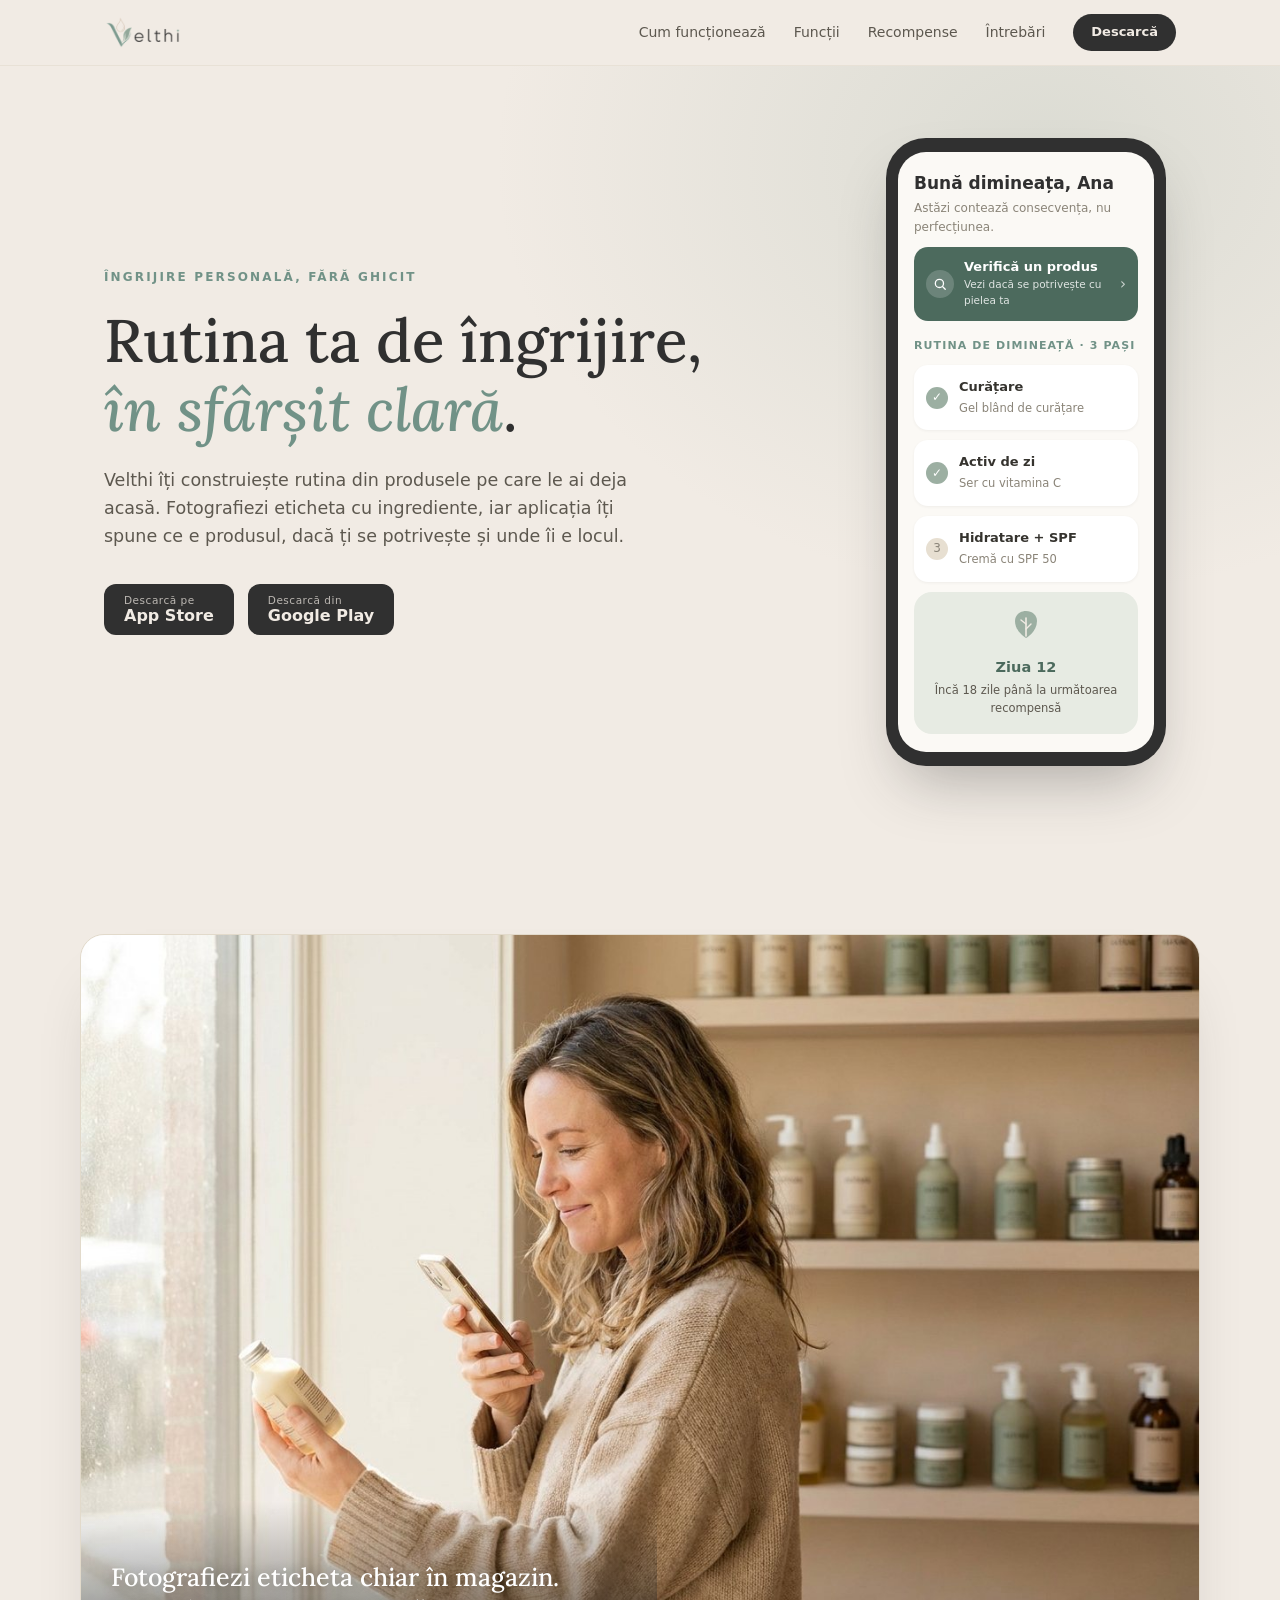
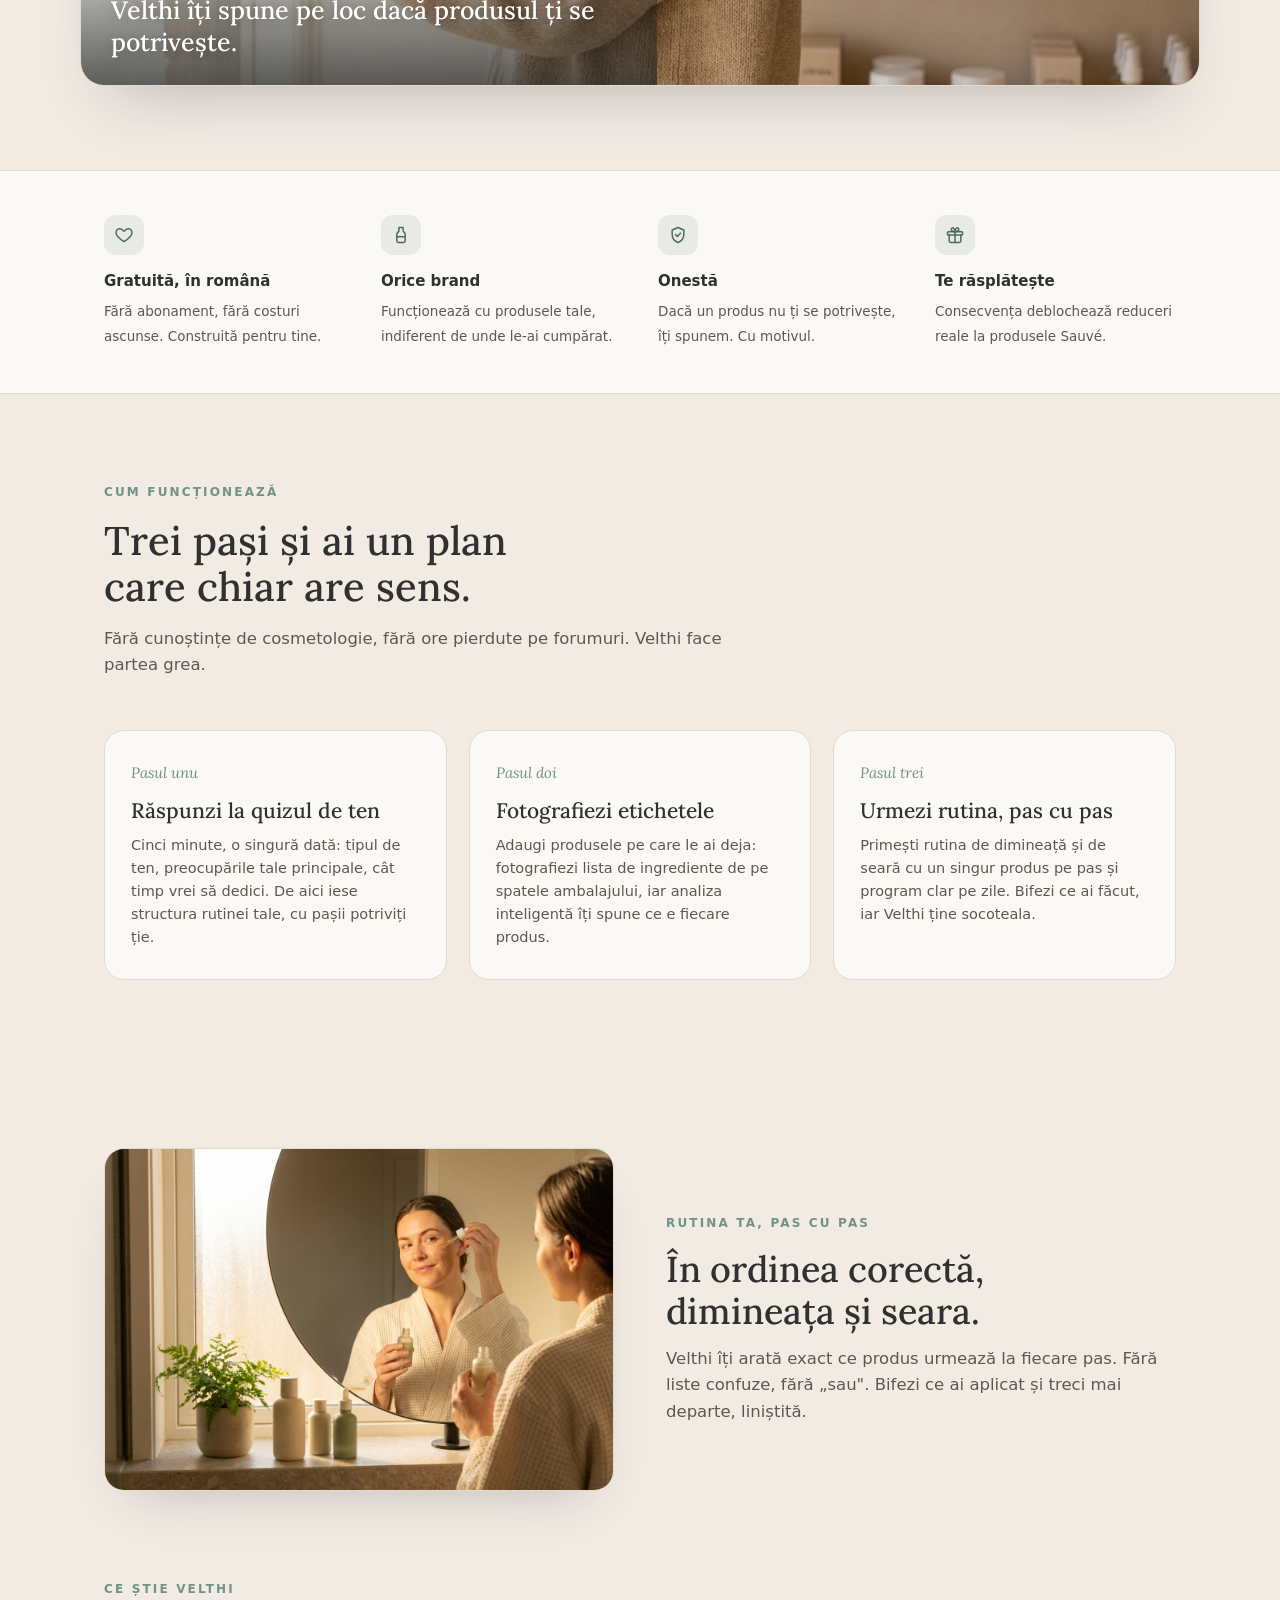
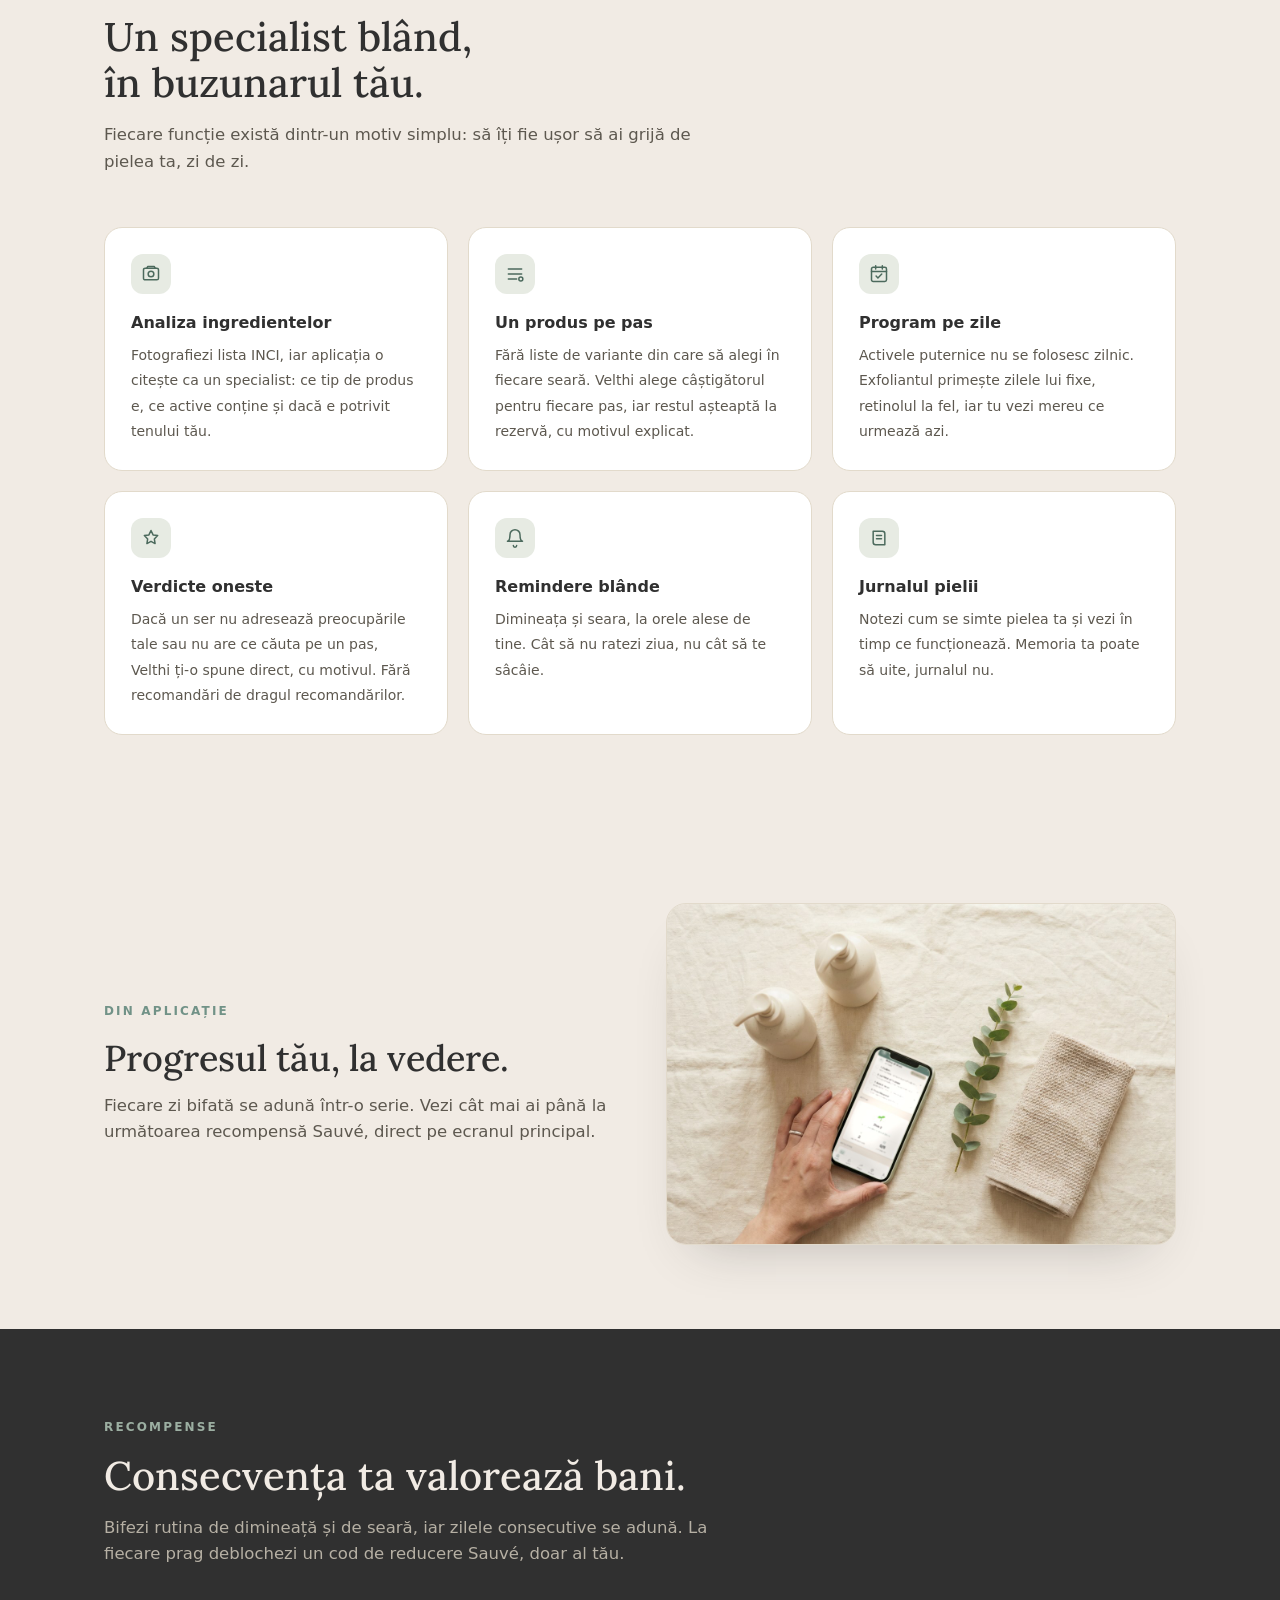
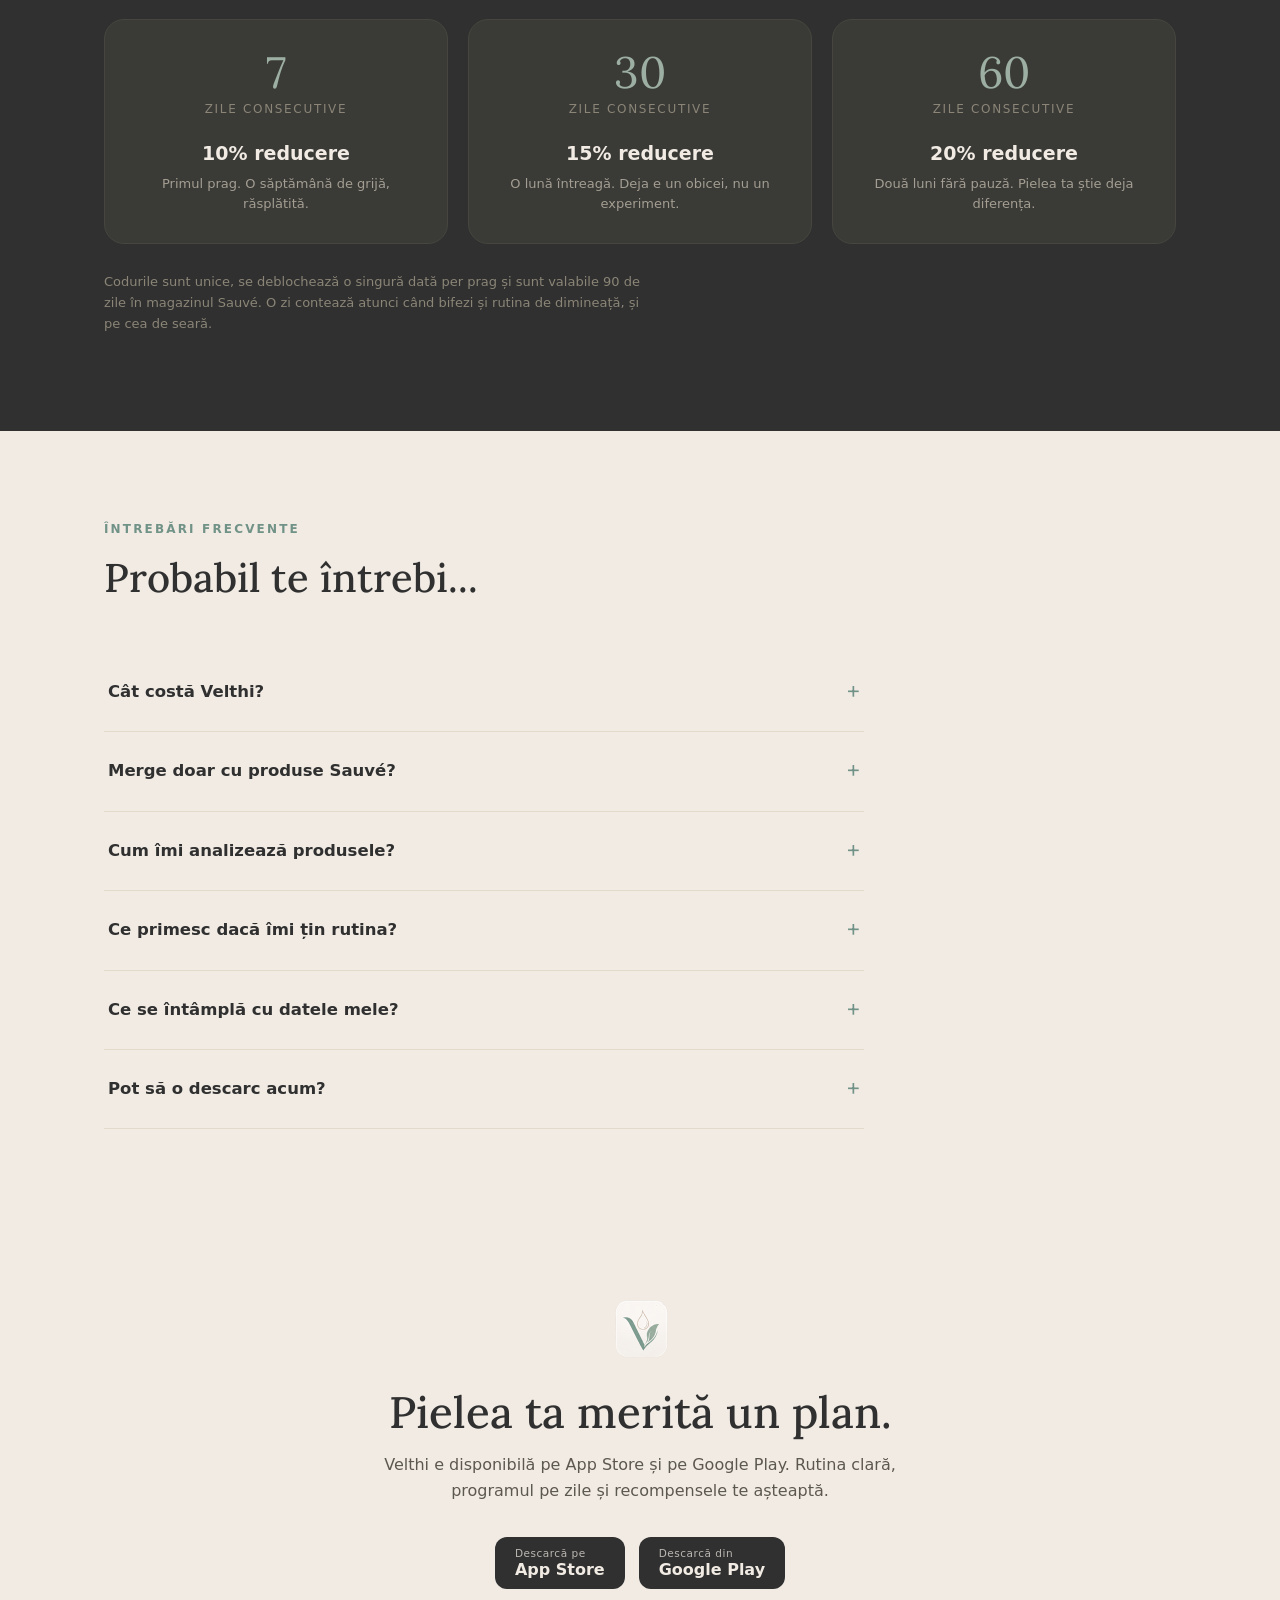
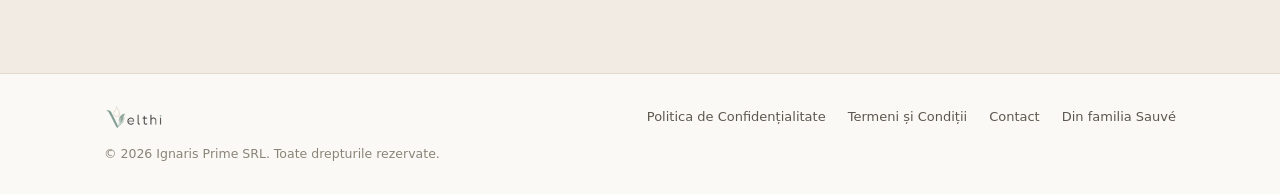
<file: index.html>
<!DOCTYPE html>
<html lang="ro">
<head>
<meta charset="utf-8">
<meta name="viewport" content="width=device-width, initial-scale=1">
<title>Velthi · Rutina ta de îngrijire, în sfârșit clară</title>
<meta name="description" content="Velthi îți construiește rutina de îngrijire din produsele pe care le ai deja. Fotografiezi eticheta cu ingrediente, iar aplicația îți spune ce e produsul și unde îi e locul. Gratuită, în limba română.">
<link rel="icon" href="/favicon.ico" sizes="any">
<link rel="icon" type="image/png" sizes="32x32" href="/assets/favicon-32.png">
<link rel="apple-touch-icon" href="/assets/apple-touch-icon.png">
<meta name="theme-color" content="#f1ebe4">
<meta property="og:type" content="website">
<meta property="og:url" content="https://velthi.app/">
<meta property="og:title" content="Velthi · Rutina ta de îngrijire, în sfârșit clară">
<meta property="og:description" content="Fotografiezi eticheta cu ingrediente, Velthi face restul: rutină personalizată, program pe zile și recompense pentru consecvență. Gratuită, în limba română.">
<meta property="og:image" content="https://velthi.app/assets/velthi-icon.png">
<meta property="og:locale" content="ro_RO">
<link rel="stylesheet" href="/assets/site-chrome.css">
<style>
  :root{
    --cream:#f1ebe4;
    --cream-deep:#e7dfd1;
    --paper:#fbf9f5;
    --card:#ffffff;
    --sage:#9cafa2;
    --sage-dark:#719287;
    --sage-deep:#4c6a5d;
    --sage-mist:#e7ebe3;
    --beige:#d2c3af;
    --charcoal:#303030;
    --ink:#35332e;
    --muted:#5d584f;
    --soft:#8a8478;
    --line:#e2dacb;
    --serif:"Lora",Georgia,"Times New Roman",serif;
    --sans:system-ui,-apple-system,"Segoe UI",Roboto,sans-serif;
  }

  *{box-sizing:border-box}
  html{scroll-behavior:smooth}
  @media (prefers-reduced-motion: reduce){
    html{scroll-behavior:auto}
    .reveal{opacity:1 !important; transform:none !important; transition:none !important}
  }
  body{
    margin:0; background:var(--cream); color:var(--ink);
    font-family:var(--sans); font-size:16px; line-height:1.6;
    -webkit-font-smoothing:antialiased;
  }
  img{max-width:100%; display:block}
  a{color:var(--sage-deep)}
  :focus-visible{outline:2px solid var(--sage-dark); outline-offset:3px; border-radius:4px}

  .container{max-width:1120px; margin:0 auto; padding:0 24px}

  h1,h2,h3{font-family:var(--serif); font-weight:500; line-height:1.15; text-wrap:balance; margin:0}
  .kicker{
    font-family:var(--sans); font-size:12px; font-weight:600;
    letter-spacing:.18em; text-transform:uppercase; color:var(--sage-dark);
  }

  /* ---------- Hero ---------- */
  .hero{position:relative; overflow:hidden}
  .hero::before{
    content:""; position:absolute; inset:0; pointer-events:none;
    background:radial-gradient(ellipse 70% 90% at 82% 12%, color-mix(in srgb, var(--sage) 26%, transparent), transparent 62%);
  }
  .hero-inner{
    position:relative; display:flex; gap:56px; align-items:center;
    padding:72px 24px 84px; max-width:1120px; margin:0 auto; flex-wrap:wrap;
  }
  .hero-copy{flex:1 1 420px; min-width:300px}
  .hero-copy .kicker{display:block; margin-bottom:18px}
  .hero h1{font-size:clamp(38px, 5.4vw, 60px); color:var(--charcoal); margin-bottom:22px}
  .hero h1 em{font-style:italic; color:var(--sage-dark)}
  .hero .sub{font-size:17.5px; color:var(--muted); max-width:48ch; margin:0 0 34px}

  .store-row{display:flex; gap:14px; flex-wrap:wrap; align-items:center}
  .store-btn{
    display:flex; flex-direction:column; align-items:flex-start;
    background:var(--charcoal); color:var(--cream);
    border-radius:12px; padding:10px 20px; line-height:1.2;
    cursor:default; user-select:none;
  }
  .store-btn small{font-size:10.5px; letter-spacing:.05em; opacity:.72}
  .store-btn b{font-size:16px; font-weight:600}
  a.store-btn{text-decoration:none; cursor:pointer; transition:transform .15s ease, box-shadow .15s ease}
  a.store-btn:hover{transform:translateY(-2px); box-shadow:0 8px 20px rgba(48,48,48,.28)}

  /* ---------- Phone mock ---------- */
  .phone-wrap{flex:0 1 300px; display:flex; justify-content:center; margin:0 auto}
  .phone{
    width:280px; background:var(--charcoal); border-radius:40px; padding:14px 12px;
    box-shadow:0 30px 60px -18px rgba(48,48,48,.35);
  }
  .screen{
    background:var(--paper); border-radius:28px; padding:18px 16px;
    height:600px; display:flex; flex-direction:column; gap:10px; overflow:hidden;
  }
  .scr-greet{font-size:17px; font-weight:700; color:var(--charcoal)}
  .scr-date{font-size:12px; color:var(--soft); margin-top:-8px}
  .verify-card{
    display:flex; align-items:center; gap:10px;
    background:var(--sage-deep); border-radius:14px; padding:12px;
    color:#fff;
  }
  .verify-card .vic{
    width:28px; height:28px; border-radius:50%; flex-shrink:0;
    background:rgba(255,255,255,.18);
    display:flex; align-items:center; justify-content:center;
  }
  .verify-card .vic svg{width:14px; height:14px; stroke:#fff}
  .verify-card .vt{font-size:13px; font-weight:700; display:block; line-height:1.25}
  .verify-card .vs{font-size:10.5px; opacity:.82; display:block}
  .verify-card .arrow{margin-left:auto; font-size:15px; opacity:.7}
  .scr-label{font-size:11px; font-weight:700; letter-spacing:.1em; text-transform:uppercase; color:var(--sage-dark); margin-top:6px}
  .step{
    display:flex; align-items:center; gap:11px;
    background:var(--card); border-radius:14px; padding:12px;
    font-size:13px; color:var(--ink);
    box-shadow:0 1px 3px rgba(48,48,48,.06);
  }
  .step .name{font-weight:600; display:block; font-size:13px}
  .step .prod{font-size:11.5px; color:var(--soft)}
  .dot{
    width:22px; height:22px; border-radius:50%; flex-shrink:0;
    display:flex; align-items:center; justify-content:center;
    font-size:12px; background:var(--sage); color:#fff;
  }
  .dot.off{background:var(--cream-deep); color:var(--soft)}
  .leafcard{
    margin-top:auto; background:var(--sage-mist); border-radius:18px;
    padding:16px; text-align:center;
  }
  .leafcard .leaf{width:34px; height:34px; margin:0 auto 6px}
  .leafcard .streak{font-size:14.5px; font-weight:700; color:var(--sage-deep)}
  .leafcard .next{font-size:11.5px; color:var(--muted); margin-top:2px}

  /* ---------- Section scaffolding ---------- */
  section{padding:84px 0}
  .section-head{max-width:640px; margin-bottom:52px}
  .section-head h2{font-size:clamp(28px, 3.6vw, 40px); color:var(--charcoal); margin:14px 0 16px}
  .section-head p{color:var(--muted); margin:0; font-size:16.5px}

  .band{background:var(--paper); border-top:1px solid var(--line); border-bottom:1px solid var(--line)}
  .band-inner{
    display:grid; grid-template-columns:repeat(auto-fit,minmax(220px,1fr));
    gap:36px; padding:44px 24px; max-width:1120px; margin:0 auto;
  }
  .band-item b{display:block; font-size:15px; color:var(--charcoal); margin-bottom:5px; font-weight:600}
  .band-item span{font-size:13.5px; color:var(--muted); line-height:1.5}
  .band-item .bic{
    width:40px; height:40px; border-radius:12px; background:var(--sage-mist);
    display:flex; align-items:center; justify-content:center; margin-bottom:14px;
  }
  .band-item .bic svg{width:20px; height:20px; stroke:var(--sage-deep)}

  /* ---------- Steps ---------- */
  .steps{display:grid; grid-template-columns:repeat(auto-fit,minmax(260px,1fr)); gap:22px}
  .step-card{
    background:var(--paper); border:1px solid var(--line); border-radius:20px; padding:30px 26px;
  }
  .step-num{
    font-family:var(--serif); font-style:italic; font-size:15px;
    color:var(--sage-dark); display:block; margin-bottom:14px;
  }
  .step-card h3{font-size:21px; color:var(--charcoal); margin-bottom:10px}
  .step-card p{font-size:14.5px; color:var(--muted); margin:0}

  /* ---------- Features ---------- */
  .features{display:grid; grid-template-columns:repeat(auto-fit,minmax(300px,1fr)); gap:20px}
  .fcard{
    background:var(--card); border:1px solid var(--line); border-radius:18px; padding:26px;
  }
  .fcard .fic{
    width:40px; height:40px; border-radius:12px; background:var(--sage-mist);
    display:flex; align-items:center; justify-content:center; margin-bottom:16px;
  }
  .fcard .fic svg{width:20px; height:20px; stroke:var(--sage-deep)}
  .fcard b{display:block; font-size:16px; color:var(--charcoal); margin-bottom:6px; font-weight:600}
  .fcard span{font-size:14px; color:var(--muted); line-height:1.55}

  /* ---------- Rewards ---------- */
  .rewards{background:var(--charcoal); color:var(--cream)}
  .rewards .kicker{color:var(--sage)}
  .rewards .section-head h2{color:var(--cream)}
  .rewards .section-head p{color:#b6b0a4}
  .tiers{display:grid; grid-template-columns:repeat(auto-fit,minmax(240px,1fr)); gap:20px}
  .tier{
    background:#3a3a37; border:1px solid #46463f; border-radius:20px;
    padding:30px 26px; text-align:center;
  }
  .tier .days{font-family:var(--serif); font-size:44px; color:var(--sage); line-height:1}
  .tier .days-label{font-size:12px; letter-spacing:.14em; text-transform:uppercase; color:#8b8577; margin:6px 0 18px}
  .tier .disc{font-size:19px; font-weight:700; color:var(--cream)}
  .tier .note{font-size:13px; color:#a49e92; margin-top:6px; line-height:1.5}
  .rewards-fine{font-size:13px; color:#8b8577; margin-top:28px; max-width:66ch}

  /* ---------- FAQ ---------- */
  .faq-list{max-width:760px}
  .faq-item{border-bottom:1px solid var(--line)}
  .faq-item summary{
    cursor:pointer; list-style:none; display:flex; justify-content:space-between; gap:18px;
    align-items:center; padding:20px 4px; font-size:16.5px; font-weight:600; color:var(--charcoal);
  }
  .faq-item summary::-webkit-details-marker{display:none}
  .faq-item summary::after{content:"+"; font-family:var(--serif); font-size:24px; color:var(--sage-dark); flex-shrink:0; transition:transform .2s}
  .faq-item[open] summary::after{transform:rotate(45deg)}
  .faq-item p{margin:0 4px 22px; color:var(--muted); font-size:15px; max-width:64ch}

  /* ---------- Final CTA ---------- */
  .final{text-align:center}
  .final .logo-mark{width:64px; margin:0 auto 26px}
  .final h2{font-size:clamp(30px,4vw,44px); color:var(--charcoal); margin-bottom:14px}
  .final p{color:var(--muted); max-width:52ch; margin:0 auto 34px}
  .final .store-row{justify-content:center}

  /* ---------- Media & showcase ---------- */
  .showcase-figure{
    position:relative; max-width:1120px; margin:0 auto; border-radius:24px; overflow:hidden;
    border:1px solid var(--line); box-shadow:0 34px 64px -34px rgba(48,48,48,.32);
  }
  .showcase-figure img{width:100%; height:auto; display:block; aspect-ratio:1264/848; object-fit:cover}
  .showcase-cap{
    position:absolute; inset:auto 0 0 0; margin:0; padding:60px 30px 26px;
    background:linear-gradient(to top, rgba(38,38,36,.74), transparent);
    color:#fff; font-family:var(--serif); font-weight:500; line-height:1.3;
    font-size:clamp(18px,2.1vw,25px); max-width:36ch; text-shadow:0 1px 14px rgba(0,0,0,.3);
  }

  .split{display:grid; grid-template-columns:1fr 1fr; gap:52px; align-items:center; max-width:1120px; margin:0 auto; padding:0 24px}
  .split-media img{
    width:100%; height:auto; border-radius:20px; border:1px solid var(--line);
    box-shadow:0 26px 52px -30px rgba(48,48,48,.3); aspect-ratio:1264/848; object-fit:cover; display:block;
  }
  .split-copy h2{font-size:clamp(26px,3.1vw,36px); color:var(--charcoal); margin:0 0 14px}
  .split-copy p{color:var(--muted); font-size:16.5px; margin:0}
  .split-copy .kicker{display:block; margin-bottom:16px}
  .split-phone-media{display:flex; justify-content:center}
  .phone-frame{
    width:264px; max-width:80%; padding:9px; background:var(--charcoal);
    border-radius:36px; box-shadow:0 36px 64px -28px rgba(48,48,48,.5);
  }
  .phone-frame img{width:100%; height:auto; border-radius:28px; display:block}
  @media (max-width:760px){
    .split{grid-template-columns:1fr; gap:30px}
    .split.reverse .split-media, .split.reverse .split-phone-media{order:-1}
  }

  /* ---------- Reveal ---------- */
  .reveal{opacity:0; transform:translateY(18px); transition:opacity .6s ease, transform .6s ease}
  .reveal.in{opacity:1; transform:none}
</style>
</head>
<body>

<nav class="nav" aria-label="Navigație principală">
  <div class="nav-inner">
    <a class="nav-logo" href="/" aria-label="Velthi, acasă"><img src="/assets/velthi-logo.png" alt="Velthi"></a>
    <div class="nav-links">
      <a href="/#cum-functioneaza">Cum funcționează</a>
      <a href="/#functii">Funcții</a>
      <a href="/#recompense">Recompense</a>
      <a href="/#intrebari">Întrebări</a>
      <a class="nav-cta" href="/#descarca">Descarcă</a>
    </div>
  </div>
</nav>

<header class="hero">
  <div class="hero-inner">
    <div class="hero-copy">
      <span class="kicker">Îngrijire personală, fără ghicit</span>
      <h1>Rutina ta de îngrijire, <em>în sfârșit clară</em>.</h1>
      <p class="sub">Velthi îți construiește rutina din produsele pe care le ai deja acasă. Fotografiezi eticheta cu ingrediente, iar aplicația îți spune ce e produsul, dacă ți se potrivește și unde îi e locul.</p>
      <div class="store-row">
        <a class="store-btn is-live" href="https://apps.apple.com/app/id6769715940" target="_blank" rel="noopener"><small>Descarcă pe</small><b>App Store</b></a>
        <a class="store-btn is-live" href="https://play.google.com/store/apps/details?id=com.ignaris.velthi&amp;referrer=utm_source%3Dvelthi-site%26utm_medium%3Dweb%26utm_campaign%3Dsite-hero" target="_blank" rel="noopener"><small>Descarcă din</small><b>Google Play</b></a>
      </div>
    </div>
    <div class="phone-wrap" aria-hidden="true">
      <div class="phone">
        <div class="screen">
          <div class="scr-greet">Bună dimineața, Ana</div>
          <div class="scr-date">Astăzi contează consecvența, nu perfecțiunea.</div>
          <div class="verify-card">
            <span class="vic"><svg viewBox="0 0 24 24" fill="none" stroke-width="2.2" stroke-linecap="round"><circle cx="11" cy="11" r="7"/><path d="M21 21l-4.3-4.3"/></svg></span>
            <span><span class="vt">Verifică un produs</span><span class="vs">Vezi dacă se potrivește cu pielea ta</span></span>
            <span class="arrow">›</span>
          </div>
          <div class="scr-label">Rutina de dimineață · 3 pași</div>
          <div class="step"><span class="dot">✓</span><span><span class="name">Curățare</span><span class="prod">Gel blând de curățare</span></span></div>
          <div class="step"><span class="dot">✓</span><span><span class="name">Activ de zi</span><span class="prod">Ser cu vitamina C</span></span></div>
          <div class="step"><span class="dot off">3</span><span><span class="name">Hidratare + SPF</span><span class="prod">Cremă cu SPF 50</span></span></div>
          <div class="leafcard">
            <svg class="leaf" viewBox="0 0 34 34" fill="none" xmlns="http://www.w3.org/2000/svg">
              <path d="M17 30C17 30 6 24 6 13C6 7 11 3 17 3C23 3 28 7 28 13C28 24 17 30 17 30Z" fill="#9cafa2"/>
              <path d="M17 28V10" stroke="#f1ebe4" stroke-width="1.6" stroke-linecap="round"/>
              <path d="M17 16L12 12M17 21L22 16" stroke="#f1ebe4" stroke-width="1.4" stroke-linecap="round"/>
            </svg>
            <div class="streak">Ziua 12</div>
            <div class="next">Încă 18 zile până la următoarea recompensă</div>
          </div>
        </div>
      </div>
    </div>
  </div>
</header>

<section>
  <figure class="showcase-figure reveal">
    <img src="/assets/lifestyle-store.jpg" alt="Femeie care fotografiază cu telefonul eticheta cu ingrediente a unui produs de îngrijire, direct în magazin" width="1264" height="848" loading="lazy">
    <figcaption class="showcase-cap">Fotografiezi eticheta chiar în magazin. Velthi îți spune pe loc dacă produsul ți se potrivește.</figcaption>
  </figure>
</section>

<div class="band">
  <div class="band-inner">
    <div class="band-item reveal">
      <div class="bic"><svg viewBox="0 0 24 24" fill="none" stroke-width="1.8" stroke-linecap="round" stroke-linejoin="round"><path d="M12 20s-7.5-4.6-9.3-9.2C1.5 7.6 3.6 4.5 6.8 4.5c2 0 3.7 1.1 4.6 2.8h1.2c.9-1.7 2.6-2.8 4.6-2.8 3.2 0 5.3 3.1 4.1 6.3C19.5 15.4 12 20 12 20z"/></svg></div>
      <b>Gratuită, în română</b><span>Fără abonament, fără costuri ascunse. Construită pentru tine.</span>
    </div>
    <div class="band-item reveal">
      <div class="bic"><svg viewBox="0 0 24 24" fill="none" stroke-width="1.8" stroke-linecap="round" stroke-linejoin="round"><path d="M10 3h4M9.5 3v4.2L7.4 9.8A2 2 0 007 11v8a2 2 0 002 2h6a2 2 0 002-2v-8a2 2 0 00-.4-1.2l-2.1-2.6V3"/><path d="M7 14h10"/></svg></div>
      <b>Orice brand</b><span>Funcționează cu produsele tale, indiferent de unde le-ai cumpărat.</span>
    </div>
    <div class="band-item reveal">
      <div class="bic"><svg viewBox="0 0 24 24" fill="none" stroke-width="1.8" stroke-linecap="round" stroke-linejoin="round"><path d="M12 3l7 3v5c0 4.6-3 8.4-7 10-4-1.6-7-5.4-7-10V6z"/><path d="M9 11.5l2.2 2.2 3.8-3.9"/></svg></div>
      <b>Onestă</b><span>Dacă un produs nu ți se potrivește, îți spunem. Cu motivul.</span>
    </div>
    <div class="band-item reveal">
      <div class="bic"><svg viewBox="0 0 24 24" fill="none" stroke-width="1.8" stroke-linecap="round" stroke-linejoin="round"><rect x="3" y="8" width="18" height="4" rx="1"/><path d="M5 12v7a2 2 0 002 2h10a2 2 0 002-2v-7M12 8v13"/><path d="M12 8s-4.5-.2-4.5-2.7C7.5 3.9 9 3 10 3.5c1.4.7 2 4.5 2 4.5zm0 0s4.5-.2 4.5-2.7C16.5 3.9 15 3 14 3.5c-1.4.7-2 4.5-2 4.5z"/></svg></div>
      <b>Te răsplătește</b><span>Consecvența deblochează reduceri reale la produsele Sauvé.</span>
    </div>
  </div>
</div>

<section id="cum-functioneaza">
  <div class="container">
    <div class="section-head reveal">
      <span class="kicker">Cum funcționează</span>
      <h2>Trei pași și ai un plan care chiar are sens.</h2>
      <p>Fără cunoștințe de cosmetologie, fără ore pierdute pe forumuri. Velthi face partea grea.</p>
    </div>
    <div class="steps">
      <div class="step-card reveal">
        <span class="step-num">Pasul unu</span>
        <h3>Răspunzi la quizul de ten</h3>
        <p>Cinci minute, o singură dată: tipul de ten, preocupările tale principale, cât timp vrei să dedici. De aici iese structura rutinei tale, cu pașii potriviți ție.</p>
      </div>
      <div class="step-card reveal">
        <span class="step-num">Pasul doi</span>
        <h3>Fotografiezi etichetele</h3>
        <p>Adaugi produsele pe care le ai deja: fotografiezi lista de ingrediente de pe spatele ambalajului, iar analiza inteligentă îți spune ce e fiecare produs.</p>
      </div>
      <div class="step-card reveal">
        <span class="step-num">Pasul trei</span>
        <h3>Urmezi rutina, pas cu pas</h3>
        <p>Primești rutina de dimineață și de seară cu un singur produs pe pas și program clar pe zile. Bifezi ce ai făcut, iar Velthi ține socoteala.</p>
      </div>
    </div>
  </div>
</section>

<section>
  <div class="split reverse">
    <div class="split-media reveal">
      <img src="/assets/lifestyle-routine.jpg" alt="Femeie care își aplică serul cu pipeta în fața oglinzii, cu produsele de îngrijire pe blat" width="1264" height="848" loading="lazy">
    </div>
    <div class="split-copy reveal">
      <span class="kicker">Rutina ta, pas cu pas</span>
      <h2>În ordinea corectă, dimineața și seara.</h2>
      <p>Velthi îți arată exact ce produs urmează la fiecare pas. Fără liste confuze, fără „sau". Bifezi ce ai aplicat și treci mai departe, liniștită.</p>
    </div>
  </div>
</section>

<section id="functii" style="padding-top:0">
  <div class="container">
    <div class="section-head reveal">
      <span class="kicker">Ce știe Velthi</span>
      <h2>Un specialist blând, în buzunarul tău.</h2>
      <p>Fiecare funcție există dintr-un motiv simplu: să îți fie ușor să ai grijă de pielea ta, zi de zi.</p>
    </div>
    <div class="features">
      <div class="fcard reveal">
        <div class="fic"><svg viewBox="0 0 24 24" fill="none" stroke-width="1.8" stroke-linecap="round" stroke-linejoin="round"><rect x="3" y="5" width="18" height="14" rx="2"/><circle cx="12" cy="12" r="3.4"/><path d="M7 5l1.2-2h7.6L17 5"/></svg></div>
        <b>Analiza ingredientelor</b>
        <span>Fotografiezi lista INCI, iar aplicația o citește ca un specialist: ce tip de produs e, ce active conține și dacă e potrivit tenului tău.</span>
      </div>
      <div class="fcard reveal">
        <div class="fic"><svg viewBox="0 0 24 24" fill="none" stroke-width="1.8" stroke-linecap="round" stroke-linejoin="round"><path d="M4 6h16M4 12h16M4 18h10"/><circle cx="19" cy="18" r="2.4"/></svg></div>
        <b>Un produs pe pas</b>
        <span>Fără liste de variante din care să alegi în fiecare seară. Velthi alege câștigătorul pentru fiecare pas, iar restul așteaptă la rezervă, cu motivul explicat.</span>
      </div>
      <div class="fcard reveal">
        <div class="fic"><svg viewBox="0 0 24 24" fill="none" stroke-width="1.8" stroke-linecap="round" stroke-linejoin="round"><rect x="3" y="4" width="18" height="17" rx="2"/><path d="M3 9h18M8 2v4M16 2v4"/><path d="M8.5 14.5l2.2 2.2 4.6-4.6"/></svg></div>
        <b>Program pe zile</b>
        <span>Activele puternice nu se folosesc zilnic. Exfoliantul primește zilele lui fixe, retinolul la fel, iar tu vezi mereu ce urmează azi.</span>
      </div>
      <div class="fcard reveal">
        <div class="fic"><svg viewBox="0 0 24 24" fill="none" stroke-width="1.8" stroke-linecap="round" stroke-linejoin="round"><path d="M12 3l2.5 5.3 5.5.8-4 4 .9 5.6-4.9-2.7-4.9 2.7.9-5.6-4-4 5.5-.8z"/></svg></div>
        <b>Verdicte oneste</b>
        <span>Dacă un ser nu adresează preocupările tale sau nu are ce căuta pe un pas, Velthi ți-o spune direct, cu motivul. Fără recomandări de dragul recomandărilor.</span>
      </div>
      <div class="fcard reveal">
        <div class="fic"><svg viewBox="0 0 24 24" fill="none" stroke-width="1.8" stroke-linecap="round" stroke-linejoin="round"><path d="M18 8a6 6 0 10-12 0c0 7-3 8-3 8h18s-3-1-3-8"/><path d="M10 21a2 2 0 004 0"/></svg></div>
        <b>Remindere blânde</b>
        <span>Dimineața și seara, la orele alese de tine. Cât să nu ratezi ziua, nu cât să te sâcâie.</span>
      </div>
      <div class="fcard reveal">
        <div class="fic"><svg viewBox="0 0 24 24" fill="none" stroke-width="1.8" stroke-linecap="round" stroke-linejoin="round"><path d="M5 4h11a3 3 0 013 3v13H8a3 3 0 01-3-3V4z"/><path d="M9 9h6M9 13h6"/></svg></div>
        <b>Jurnalul pielii</b>
        <span>Notezi cum se simte pielea ta și vezi în timp ce funcționează. Memoria ta poate să uite, jurnalul nu.</span>
      </div>
    </div>
  </div>
</section>

<section>
  <div class="split">
    <div class="split-copy reveal">
      <span class="kicker">Din aplicație</span>
      <h2>Progresul tău, la vedere.</h2>
      <p>Fiecare zi bifată se adună într-o serie. Vezi cât mai ai până la următoarea recompensă Sauvé, direct pe ecranul principal.</p>
    </div>
    <div class="split-media reveal">
      <img src="/assets/lifestyle-app.jpg" alt="Aplicația Velthi deschisă pe un telefon ținut în mână, cu rutina și seria de zile, lângă produse de îngrijire și eucalipt" width="1264" height="848" loading="lazy">
    </div>
  </div>
</section>

<section id="recompense" class="rewards">
  <div class="container">
    <div class="section-head reveal">
      <span class="kicker">Recompense</span>
      <h2>Consecvența ta valorează bani.</h2>
      <p>Bifezi rutina de dimineață și de seară, iar zilele consecutive se adună. La fiecare prag deblochezi un cod de reducere Sauvé, doar al tău.</p>
    </div>
    <div class="tiers">
      <div class="tier reveal">
        <div class="days">7</div>
        <div class="days-label">zile consecutive</div>
        <div class="disc">10% reducere</div>
        <div class="note">Primul prag. O săptămână de grijă, răsplătită.</div>
      </div>
      <div class="tier reveal">
        <div class="days">30</div>
        <div class="days-label">zile consecutive</div>
        <div class="disc">15% reducere</div>
        <div class="note">O lună întreagă. Deja e un obicei, nu un experiment.</div>
      </div>
      <div class="tier reveal">
        <div class="days">60</div>
        <div class="days-label">zile consecutive</div>
        <div class="disc">20% reducere</div>
        <div class="note">Două luni fără pauză. Pielea ta știe deja diferența.</div>
      </div>
    </div>
    <p class="rewards-fine reveal">Codurile sunt unice, se deblochează o singură dată per prag și sunt valabile 90 de zile în magazinul Sauvé. O zi contează atunci când bifezi și rutina de dimineață, și pe cea de seară.</p>
  </div>
</section>

<section id="intrebari">
  <div class="container">
    <div class="section-head reveal">
      <span class="kicker">Întrebări frecvente</span>
      <h2>Probabil te întrebi...</h2>
    </div>
    <div class="faq-list">
      <details class="faq-item reveal">
        <summary>Cât costă Velthi?</summary>
        <p>Nimic. Velthi e gratuită, fără abonament și fără costuri ascunse. E creată de echipa Sauvé ca să facă îngrijirea pielii mai simplă, indiferent ce produse folosești.</p>
      </details>
      <details class="faq-item reveal">
        <summary>Merge doar cu produse Sauvé?</summary>
        <p>Nu. Velthi funcționează cu orice produs, de la orice brand. Fotografiezi eticheta cu ingrediente și aplicația îl analizează la fel de onest, fie că e Sauvé, un brand de farmacie sau unul de lux.</p>
      </details>
      <details class="faq-item reveal">
        <summary>Cum îmi analizează produsele?</summary>
        <p>Fotografiezi lista de ingrediente de pe spatele ambalajului. Analiza inteligentă citește compoziția și îți spune ce tip de produs e, ce active conține și pe ce pas din rutina ta îi e locul.</p>
      </details>
      <details class="faq-item reveal">
        <summary>Ce primesc dacă îmi țin rutina?</summary>
        <p>La 7, 30 și 60 de zile consecutive deblochezi coduri de reducere Sauvé de 10%, 15% și 20%. Fiecare cod e unic, doar al tău, și e valabil 90 de zile.</p>
      </details>
      <details class="faq-item reveal">
        <summary>Ce se întâmplă cu datele mele?</summary>
        <p>Contul se face simplu, cu un link primit pe email, fără parolă. Datele tale rămân ale tale: îți poți șterge contul oricând, direct din aplicație, cu tot cu date.</p>
      </details>
      <details class="faq-item reveal">
        <summary>Pot să o descarc acum?</summary>
        <p>Da, pe App Store și pe Google Play. O descarci de pe butoanele din această pagină.</p>
      </details>
    </div>
  </div>
</section>

<section id="descarca" class="final">
  <div class="container">
    <img class="logo-mark reveal" src="assets/velthi-icon.png" alt="" aria-hidden="true">
    <h2 class="reveal">Pielea ta merită un plan.</h2>
    <p class="reveal">Velthi e disponibilă pe App Store și pe Google Play. Rutina clară, programul pe zile și recompensele te așteaptă.</p>
    <div class="store-row reveal">
      <a class="store-btn is-live" href="https://apps.apple.com/app/id6769715940" target="_blank" rel="noopener"><small>Descarcă pe</small><b>App Store</b></a>
      <a class="store-btn is-live" href="https://play.google.com/store/apps/details?id=com.ignaris.velthi&amp;referrer=utm_source%3Dvelthi-site%26utm_medium%3Dweb%26utm_campaign%3Dsite-final" target="_blank" rel="noopener"><small>Descarcă din</small><b>Google Play</b></a>
    </div>
  </div>
</section>

<footer>
  <div class="foot-inner">
    <div class="foot-top">
      <img src="/assets/velthi-logo.png" alt="Velthi">
      <div class="foot-links">
        <a href="/privacy">Politica de Confidențialitate</a>
        <a href="/terms">Termeni și Condiții</a>
        <a href="/contact">Contact</a>
        <a href="https://sauve.ro" target="_blank" rel="noopener">Din familia Sauvé</a>
      </div>
    </div>
    <span class="foot-legal">© 2026 Ignaris Prime SRL. Toate drepturile rezervate.</span>
  </div>
</footer>

<script>
  (function(){
    if (window.matchMedia("(prefers-reduced-motion: reduce)").matches) return;
    var io = new IntersectionObserver(function(entries){
      entries.forEach(function(e){
        if (e.isIntersecting){ e.target.classList.add("in"); io.unobserve(e.target); }
      });
    }, {threshold:.12});
    document.querySelectorAll(".reveal").forEach(function(el){ io.observe(el); });
  })();
</script>

</body>
</html>
</file>
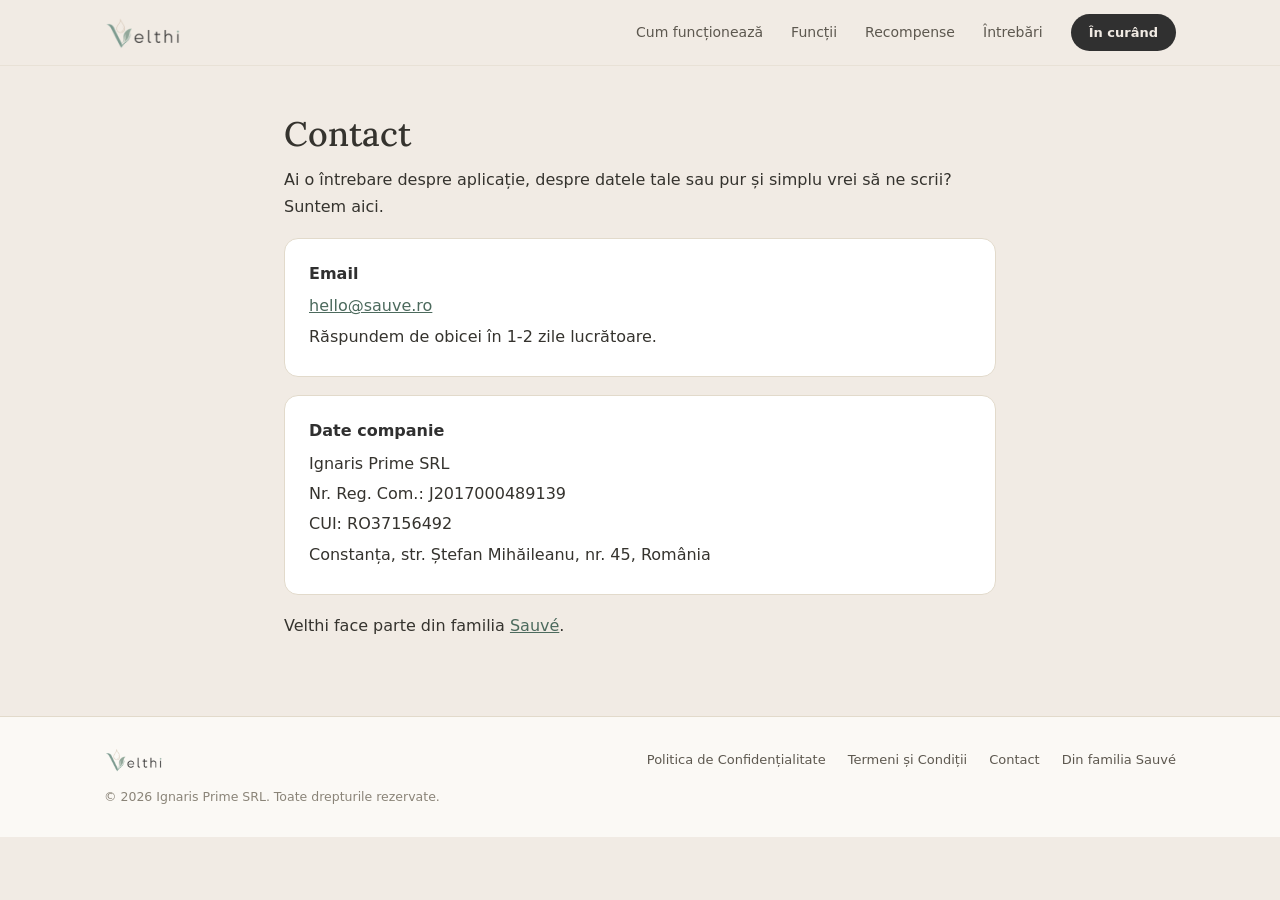
<file: contact/index.html>
<!doctype html>
<html lang="ro">
<head>
<meta charset="utf-8">
<meta name="viewport" content="width=device-width, initial-scale=1">
<title>Contact · Velthi</title>
<meta name="robots" content="index,follow">
<link rel="icon" href="/favicon.ico" sizes="any">
<link rel="icon" type="image/png" sizes="32x32" href="/assets/favicon-32.png">
<link rel="apple-touch-icon" href="/assets/apple-touch-icon.png">
<link rel="stylesheet" href="/assets/site-chrome.css">
<style>
  *{box-sizing:border-box}
  body{
    margin:0; background:var(--cream); color:var(--ink);
    font-family:var(--sans); line-height:1.65; font-size:16px;
    -webkit-font-smoothing:antialiased;
  }
  img{max-width:100%; display:block}
  main{max-width:760px; margin:0 auto; padding:48px 24px 64px}
  h1{font-family:var(--serif); font-weight:500; font-size:34px; line-height:1.2; text-wrap:balance; margin:0 0 10px}
  p{margin:12px 0}
  a{color:var(--sage-deep)}
  :focus-visible{outline:2px solid var(--sage-dark); outline-offset:3px; border-radius:4px}
  .card{
    background:var(--card); border:1px solid var(--line); border-radius:14px;
    padding:22px 24px; margin:18px 0;
  }
  .card b{display:block; margin-bottom:6px; color:var(--charcoal)}
  .card p{margin:4px 0}
</style>
</head>
<body>

<nav class="nav" aria-label="Navigație principală">
  <div class="nav-inner">
    <a class="nav-logo" href="/" aria-label="Velthi, acasă"><img src="/assets/velthi-logo.png" alt="Velthi"></a>
    <div class="nav-links">
      <a href="/#cum-functioneaza">Cum funcționează</a>
      <a href="/#functii">Funcții</a>
      <a href="/#recompense">Recompense</a>
      <a href="/#intrebari">Întrebări</a>
      <a class="nav-cta" href="/#descarca">În curând</a>
    </div>
  </div>
</nav>

<main>
  <h1>Contact</h1>
  <p>Ai o întrebare despre aplicație, despre datele tale sau pur și simplu vrei să ne scrii? Suntem aici.</p>

  <div class="card">
    <b>Email</b>
    <p><a href="mailto:hello@sauve.ro">hello@sauve.ro</a></p>
    <p>Răspundem de obicei în 1-2 zile lucrătoare.</p>
  </div>

  <div class="card">
    <b>Date companie</b>
    <p>Ignaris Prime SRL</p>
    <p>Nr. Reg. Com.: J2017000489139</p>
    <p>CUI: RO37156492</p>
    <p>Constanța, str. Ștefan Mihăileanu, nr. 45, România</p>
  </div>

  <p>Velthi face parte din familia <a href="https://sauve.ro" target="_blank" rel="noopener">Sauvé</a>.</p>
</main>

<footer>
  <div class="foot-inner">
    <div class="foot-top">
      <img src="/assets/velthi-logo.png" alt="Velthi">
      <div class="foot-links">
        <a href="/privacy">Politica de Confidențialitate</a>
        <a href="/terms">Termeni și Condiții</a>
        <a href="/contact">Contact</a>
        <a href="https://sauve.ro" target="_blank" rel="noopener">Din familia Sauvé</a>
      </div>
    </div>
    <span class="foot-legal">© 2026 Ignaris Prime SRL. Toate drepturile rezervate.</span>
  </div>
</footer>
</body>
</html>
</file>
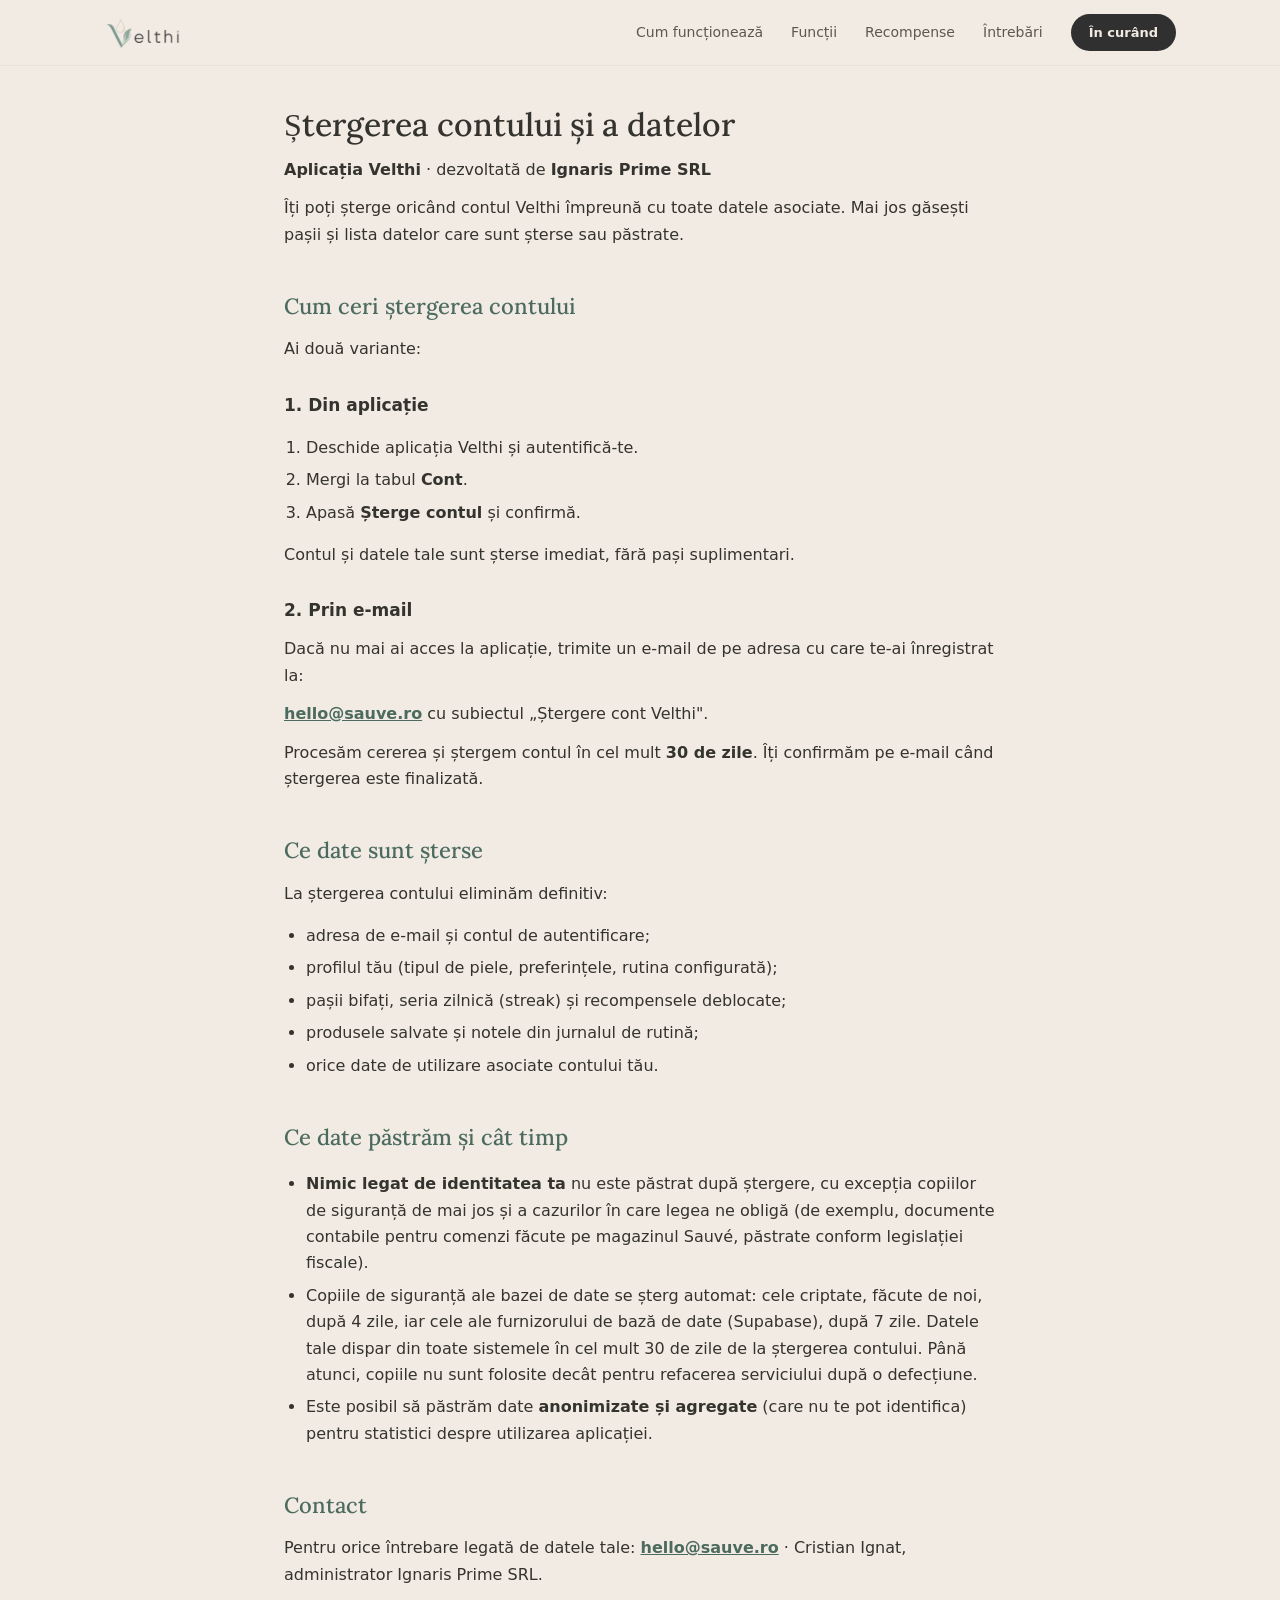
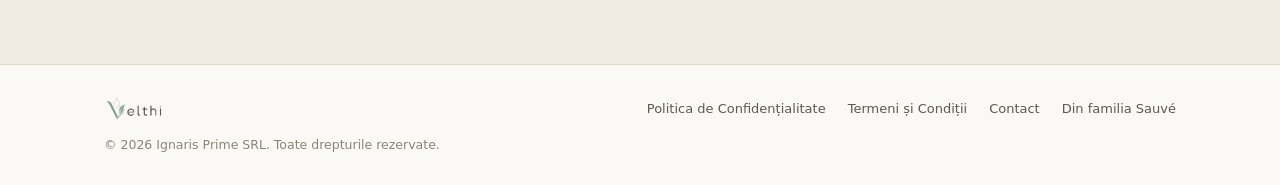
<file: delete-account/index.html>
<!doctype html>
<html lang="ro">
<head>
<meta charset="utf-8">
<meta name="viewport" content="width=device-width, initial-scale=1">
<title>Ștergerea contului · Velthi</title>
<meta name="robots" content="index,follow">
<link rel="icon" href="/favicon.ico" sizes="any">
<link rel="icon" type="image/png" sizes="32x32" href="/assets/favicon-32.png">
<link rel="apple-touch-icon" href="/assets/apple-touch-icon.png">
<link rel="stylesheet" href="/assets/site-chrome.css">
<style>
  *{box-sizing:border-box}
  body{
    margin:0; background:var(--cream); color:var(--ink);
    font-family:var(--sans); line-height:1.65; font-size:16px;
    -webkit-font-smoothing:antialiased;
  }
  img{max-width:100%; display:block}
  main{max-width:760px; margin:0 auto; padding:40px 24px 64px}
  h1{font-family:var(--serif); font-weight:500; font-size:32px; line-height:1.2; text-wrap:balance; margin:0 0 8px}
  h2{font-family:var(--serif); font-weight:500; font-size:22px; margin:40px 0 0; color:var(--sage-deep)}
  h3{font-size:17px; margin:28px 0 0}
  p{margin:12px 0}
  a{color:var(--sage-deep)}
  :focus-visible{outline:2px solid var(--sage-dark); outline-offset:3px; border-radius:4px}
  ol,ul{padding-left:22px}
  li{margin:6px 0}
  hr{border:none; border-top:1px solid var(--beige); margin:36px 0}
</style>
</head>
<body>

<nav class="nav" aria-label="Navigație principală">
  <div class="nav-inner">
    <a class="nav-logo" href="/" aria-label="Velthi, acasă"><img src="/assets/velthi-logo.png" alt="Velthi"></a>
    <div class="nav-links">
      <a href="/#cum-functioneaza">Cum funcționează</a>
      <a href="/#functii">Funcții</a>
      <a href="/#recompense">Recompense</a>
      <a href="/#intrebari">Întrebări</a>
      <a class="nav-cta" href="/#descarca">În curând</a>
    </div>
  </div>
</nav>

<main>
<h1>Ștergerea contului și a datelor</h1>
<p><strong>Aplicația Velthi</strong> · dezvoltată de <strong>Ignaris Prime SRL</strong></p>
<p>Îți poți șterge oricând contul Velthi împreună cu toate datele asociate. Mai jos găsești pașii și lista datelor care sunt șterse sau păstrate.</p>

<h2>Cum ceri ștergerea contului</h2>
<p>Ai două variante:</p>

<h3>1. Din aplicație</h3>
<ol>
<li>Deschide aplicația Velthi și autentifică-te.</li>
<li>Mergi la tabul <strong>Cont</strong>.</li>
<li>Apasă <strong>Șterge contul</strong> și confirmă.</li>
</ol>
<p>Contul și datele tale sunt șterse imediat, fără pași suplimentari.</p>

<h3>2. Prin e-mail</h3>
<p>Dacă nu mai ai acces la aplicație, trimite un e-mail de pe adresa cu care te-ai înregistrat la:</p>
<p><strong><a href="mailto:hello@sauve.ro">hello@sauve.ro</a></strong> cu subiectul „Ștergere cont Velthi".</p>
<p>Procesăm cererea și ștergem contul în cel mult <strong>30 de zile</strong>. Îți confirmăm pe e-mail când ștergerea este finalizată.</p>

<h2>Ce date sunt șterse</h2>
<p>La ștergerea contului eliminăm definitiv:</p>
<ul>
<li>adresa de e-mail și contul de autentificare;</li>
<li>profilul tău (tipul de piele, preferințele, rutina configurată);</li>
<li>pașii bifați, seria zilnică (streak) și recompensele deblocate;</li>
<li>produsele salvate și notele din jurnalul de rutină;</li>
<li>orice date de utilizare asociate contului tău.</li>
</ul>

<h2>Ce date păstrăm și cât timp</h2>
<ul>
<li><strong>Nimic legat de identitatea ta</strong> nu este păstrat după ștergere, cu excepția copiilor de siguranță de mai jos și a cazurilor în care legea ne obligă (de exemplu, documente contabile pentru comenzi făcute pe magazinul Sauvé, păstrate conform legislației fiscale).</li>
<li>Copiile de siguranță ale bazei de date se șterg automat: cele criptate, făcute de noi, după 4 zile, iar cele ale furnizorului de bază de date (Supabase), după 7 zile. Datele tale dispar din toate sistemele în cel mult 30 de zile de la ștergerea contului. Până atunci, copiile nu sunt folosite decât pentru refacerea serviciului după o defecțiune.</li>
<li>Este posibil să păstrăm date <strong>anonimizate și agregate</strong> (care nu te pot identifica) pentru statistici despre utilizarea aplicației.</li>
</ul>

<h2>Contact</h2>
<p>Pentru orice întrebare legată de datele tale: <strong><a href="mailto:hello@sauve.ro">hello@sauve.ro</a></strong> · Cristian Ignat, administrator Ignaris Prime SRL.</p>
</main>

<footer>
  <div class="foot-inner">
    <div class="foot-top">
      <img src="/assets/velthi-logo.png" alt="Velthi">
      <div class="foot-links">
        <a href="/privacy">Politica de Confidențialitate</a>
        <a href="/terms">Termeni și Condiții</a>
        <a href="/contact">Contact</a>
        <a href="https://sauve.ro" target="_blank" rel="noopener">Din familia Sauvé</a>
      </div>
    </div>
    <span class="foot-legal">© 2026 Ignaris Prime SRL. Toate drepturile rezervate.</span>
  </div>
</footer>
</body>
</html>
</file>
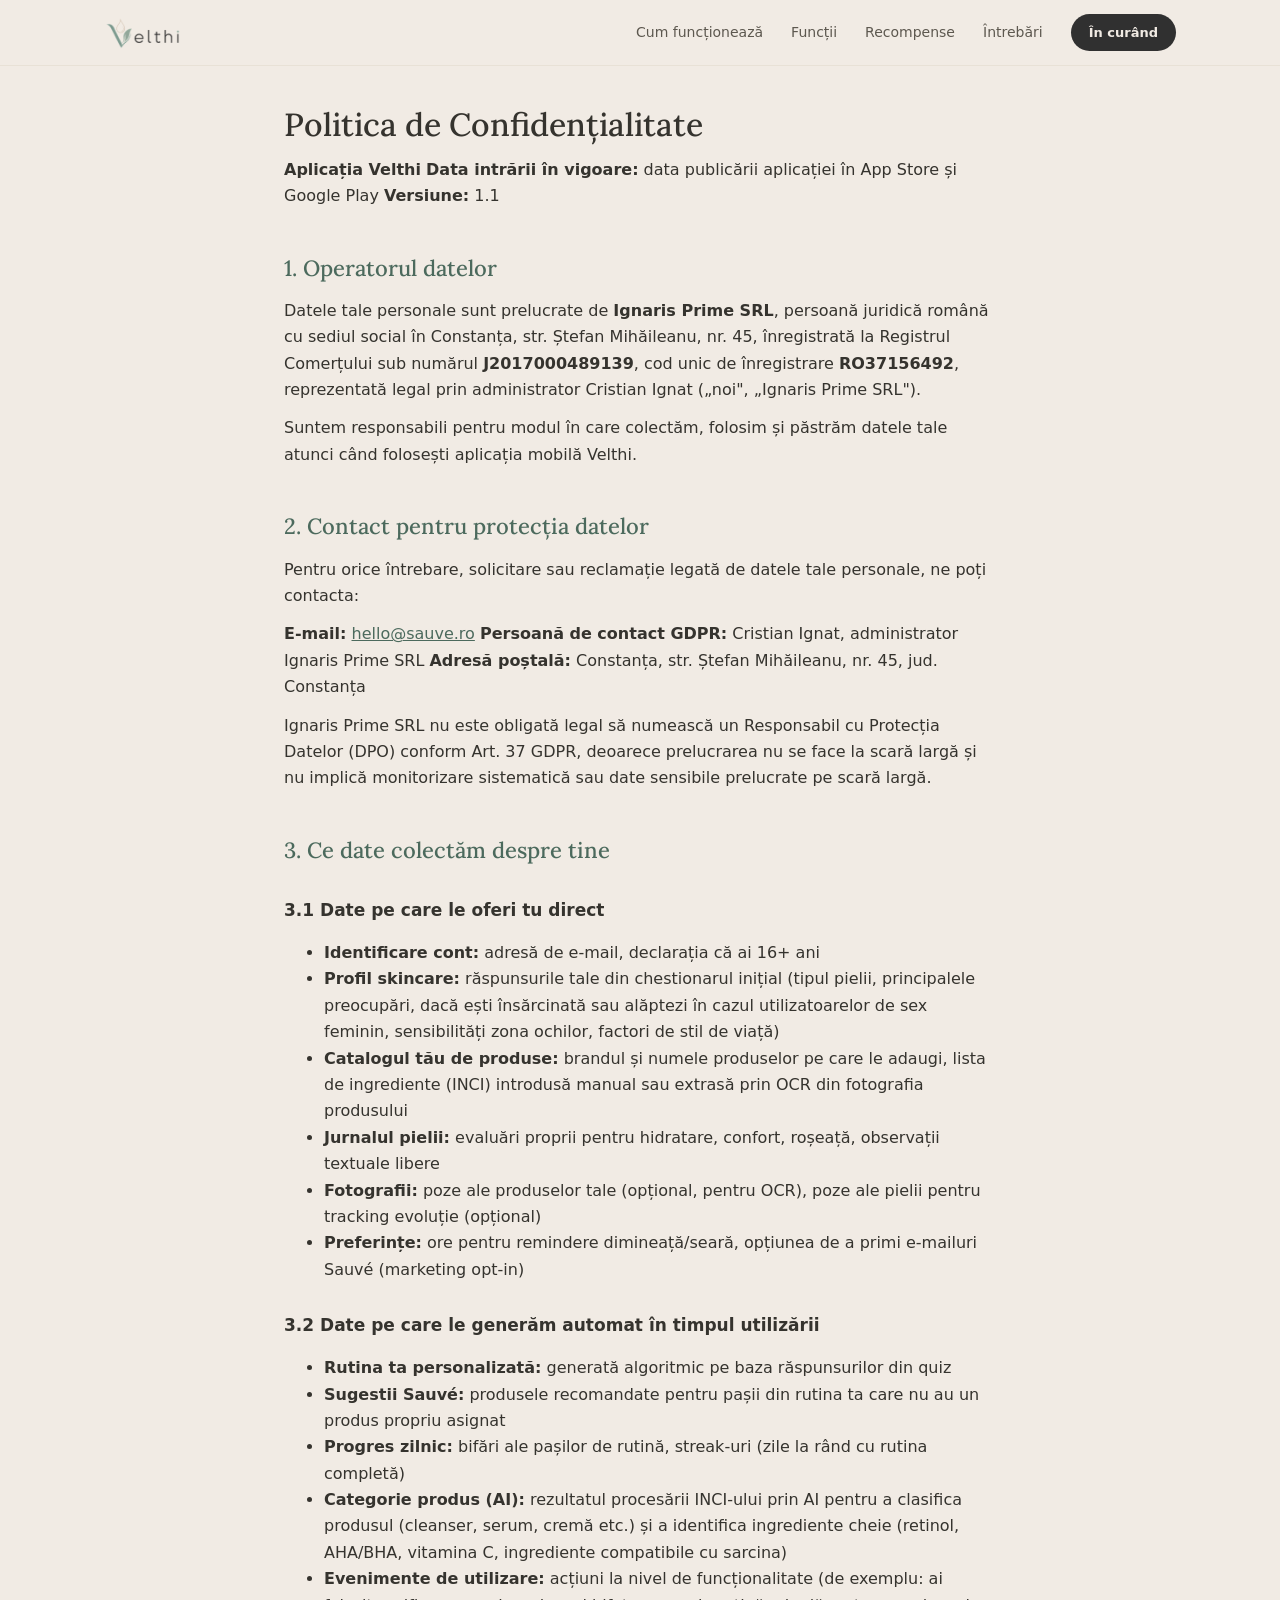
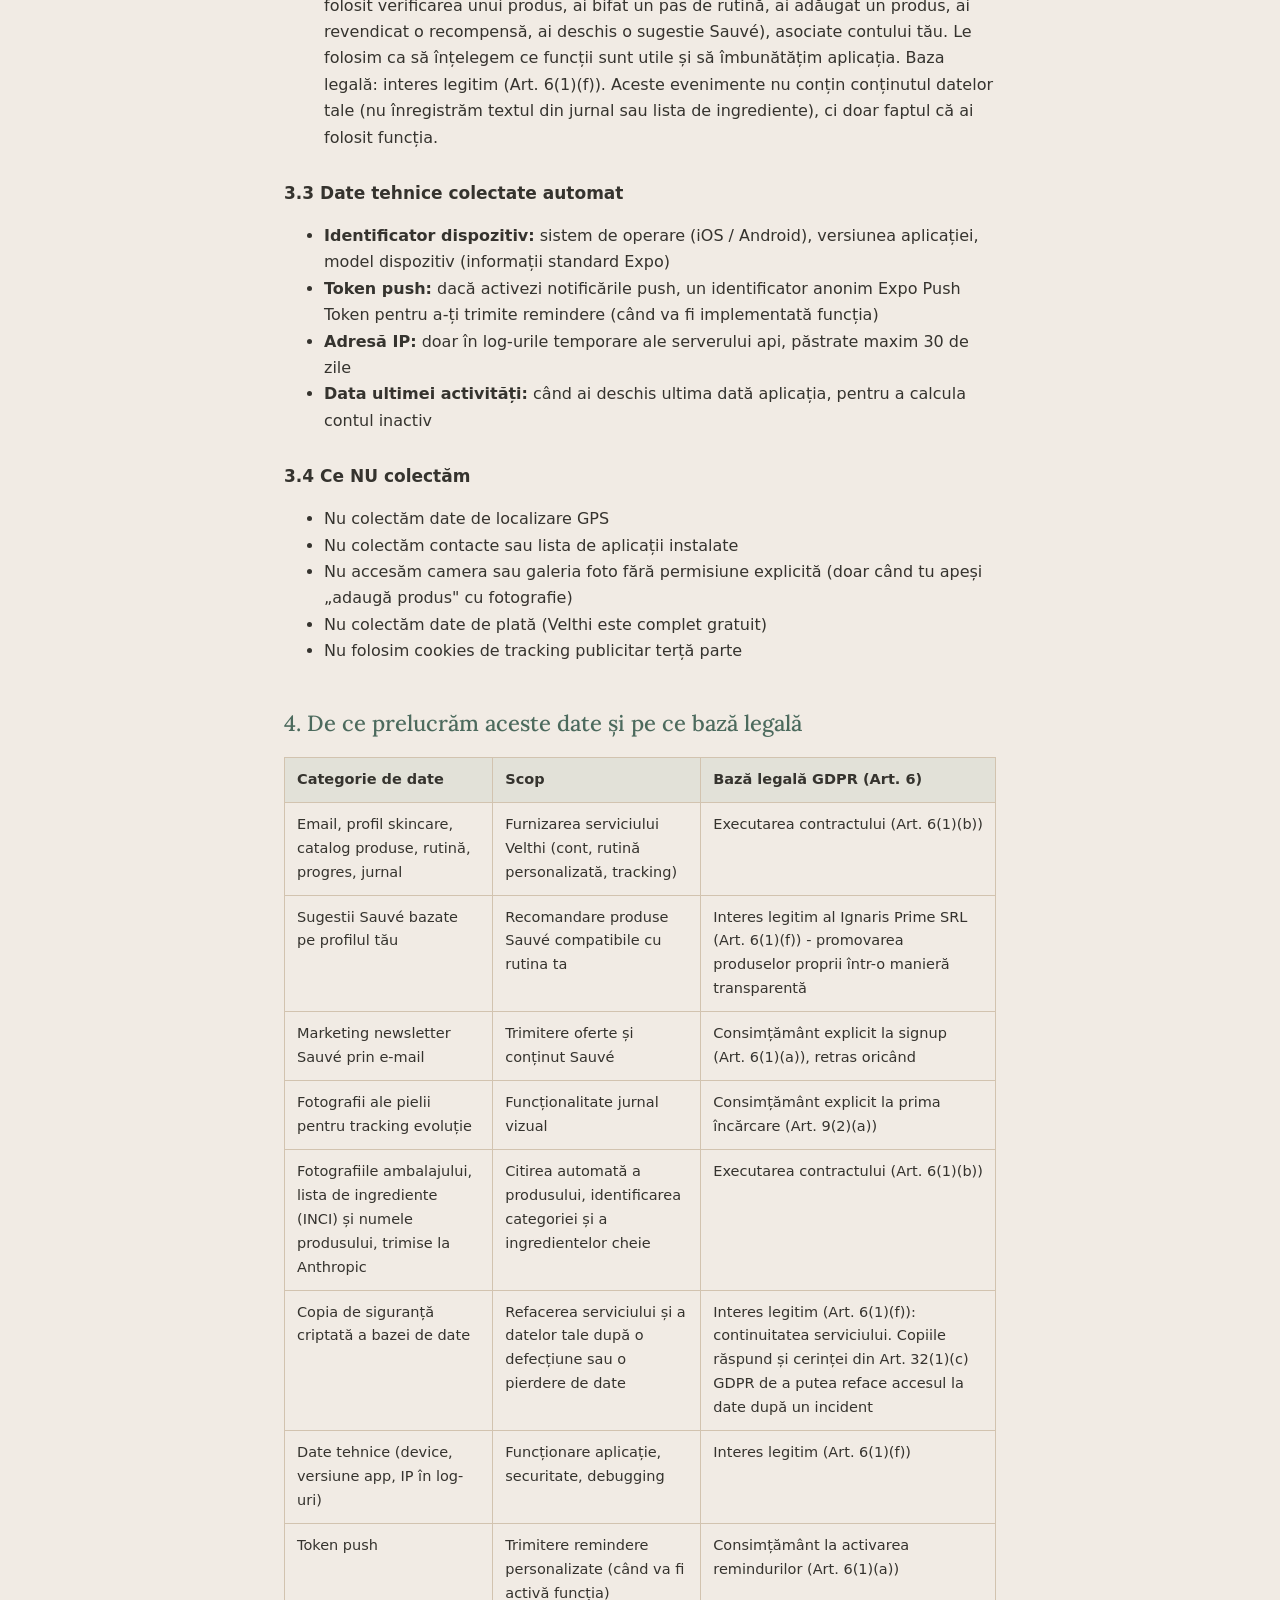
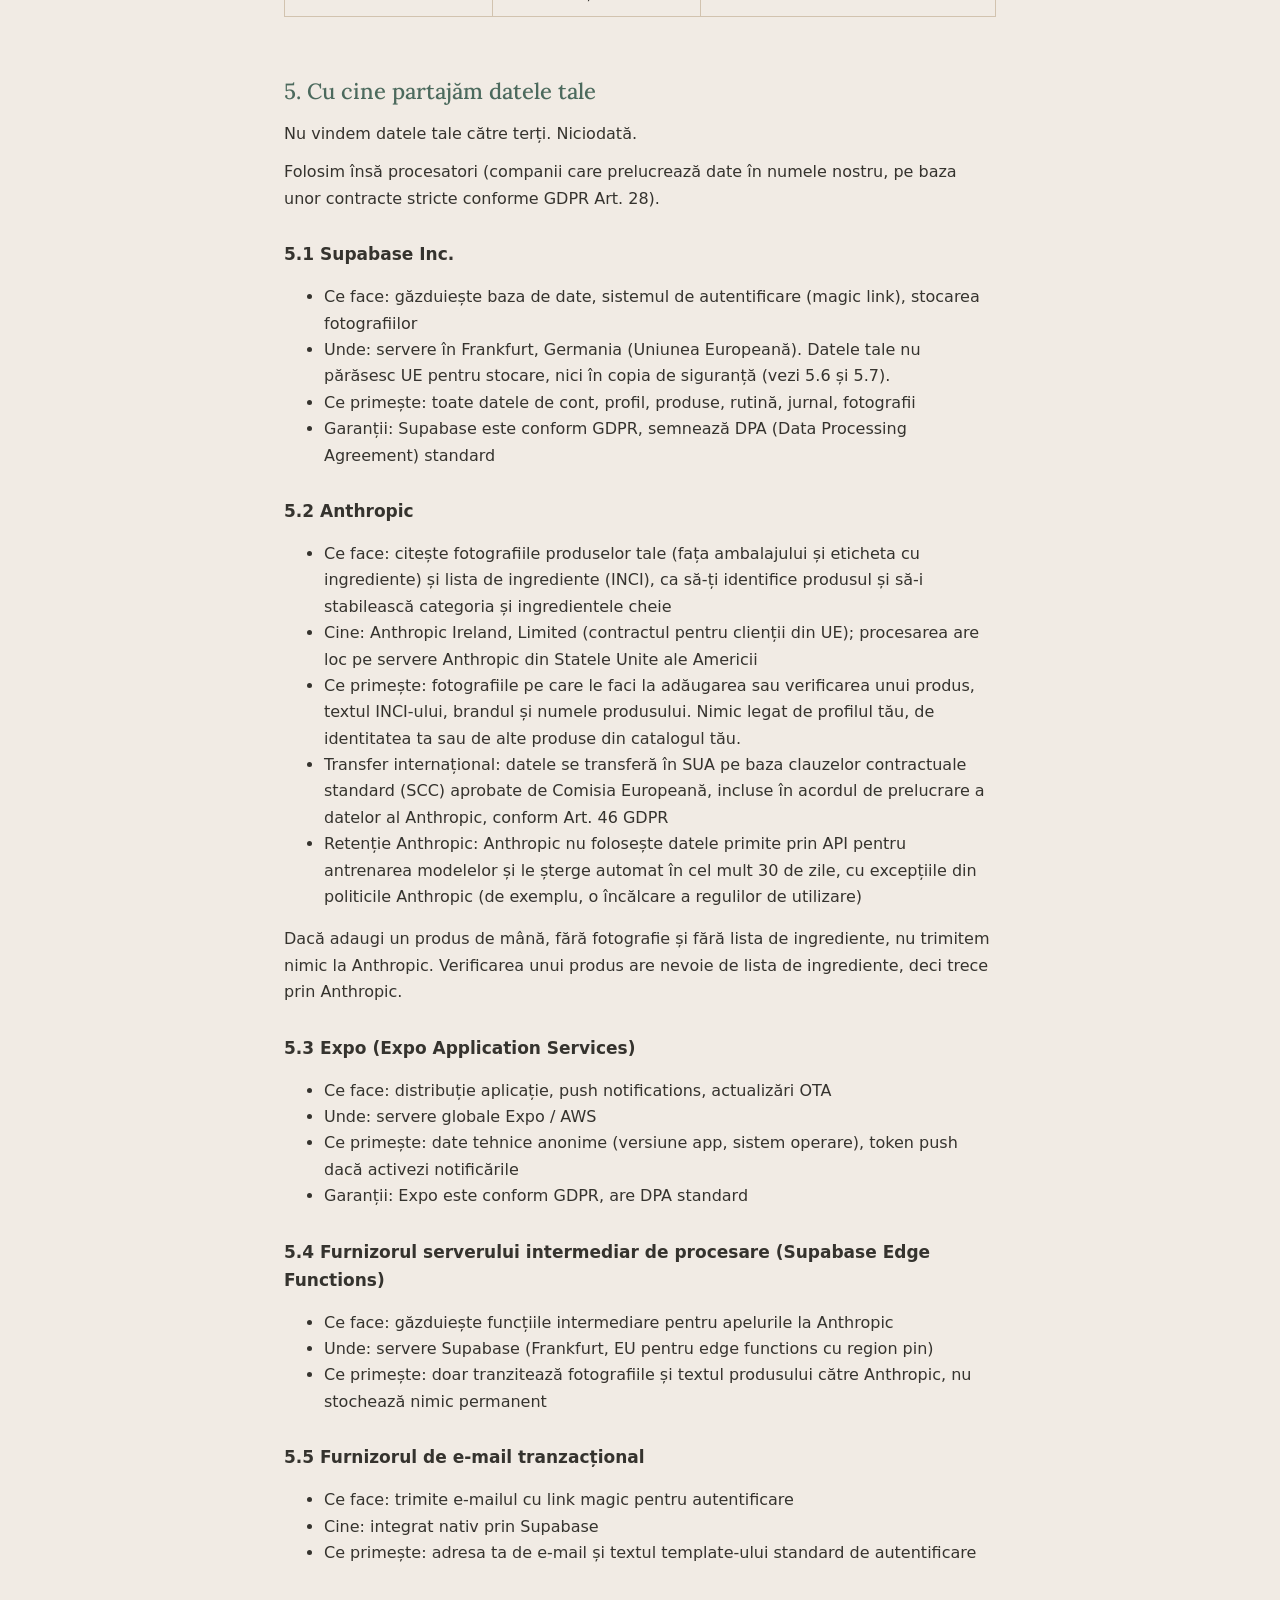
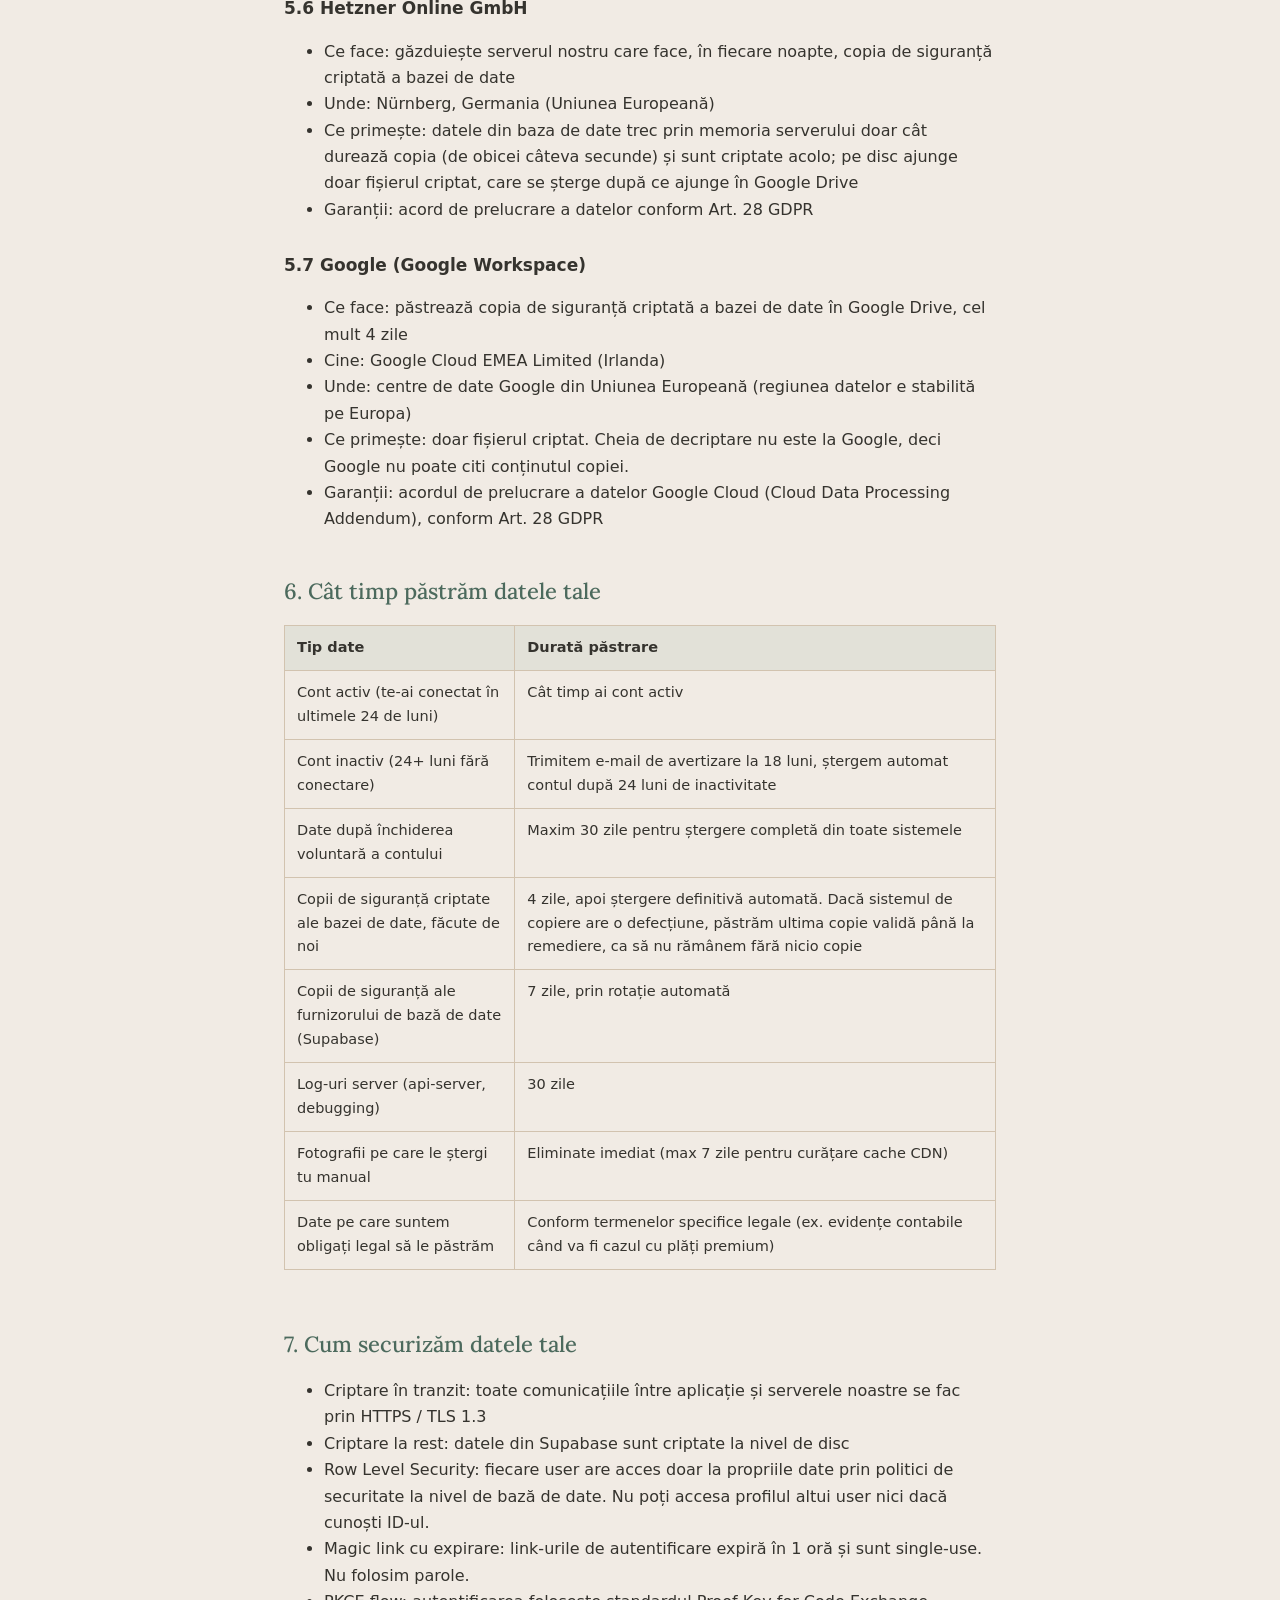
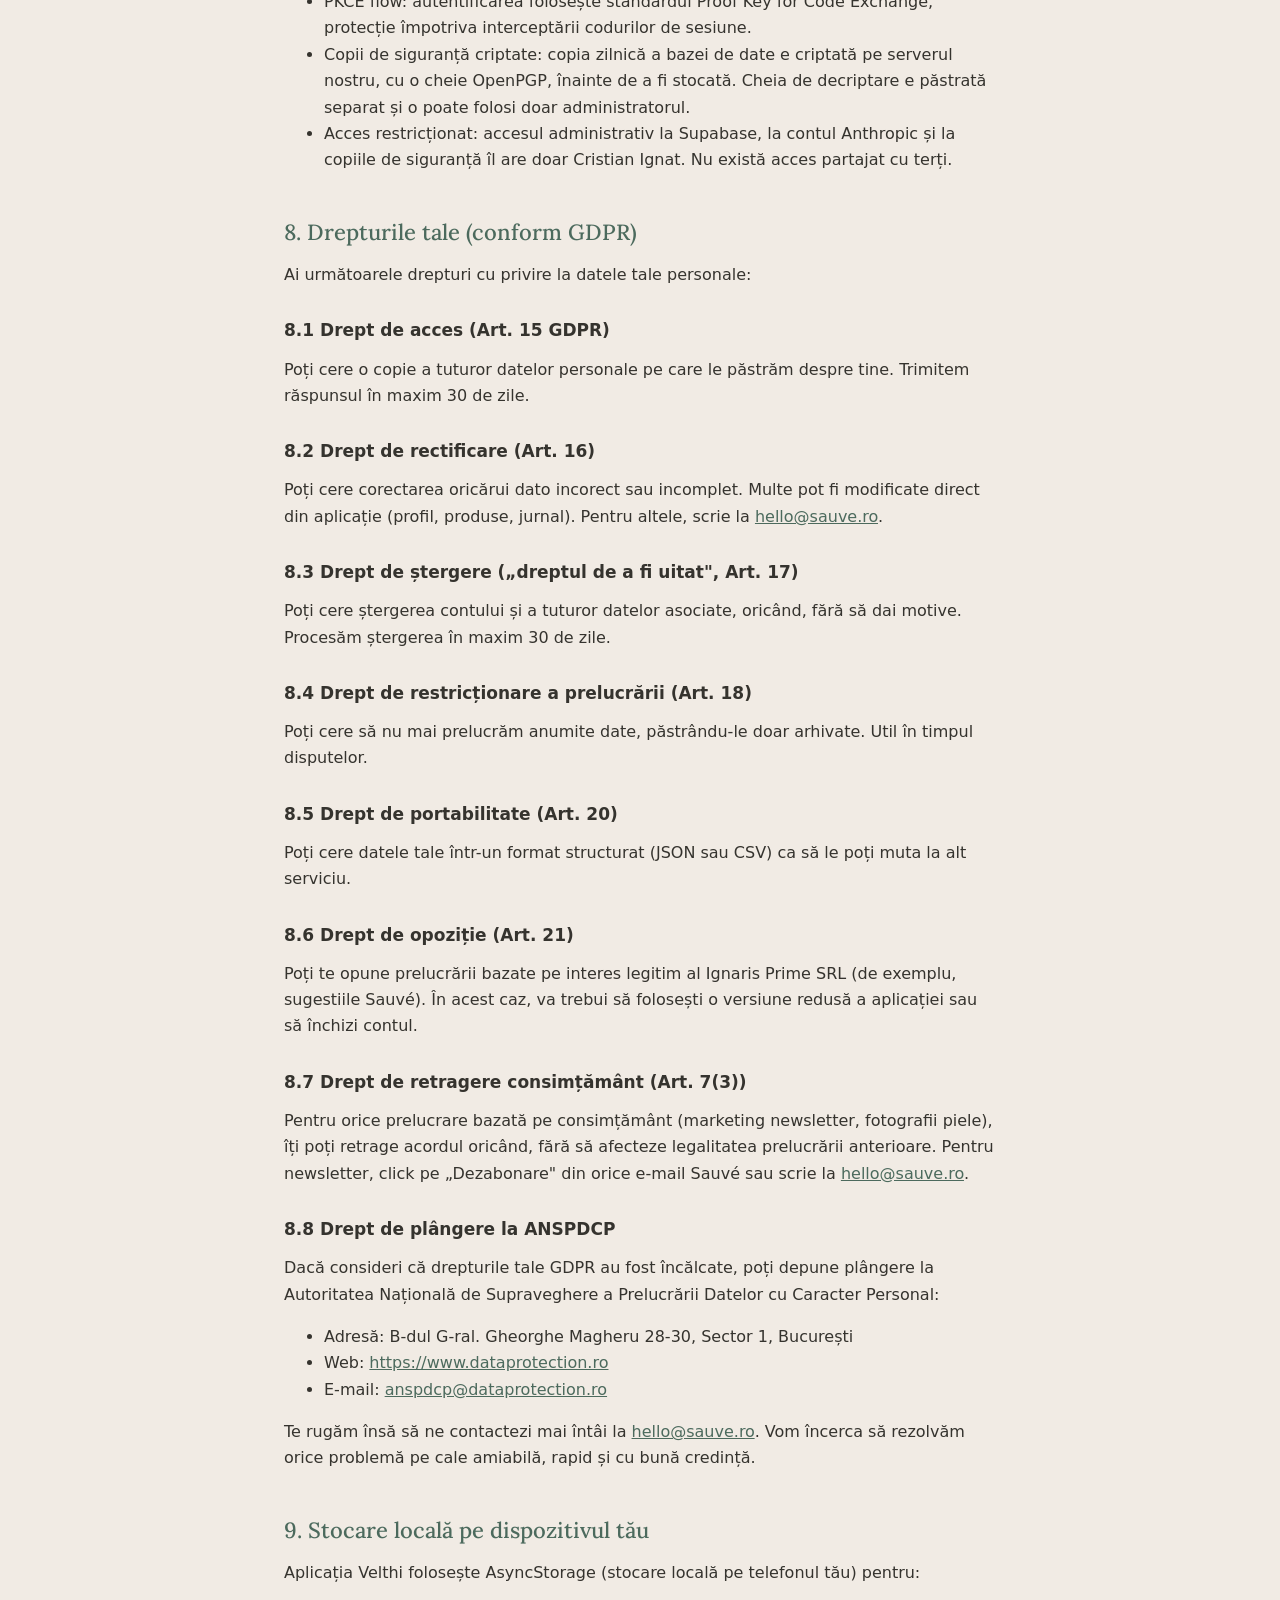
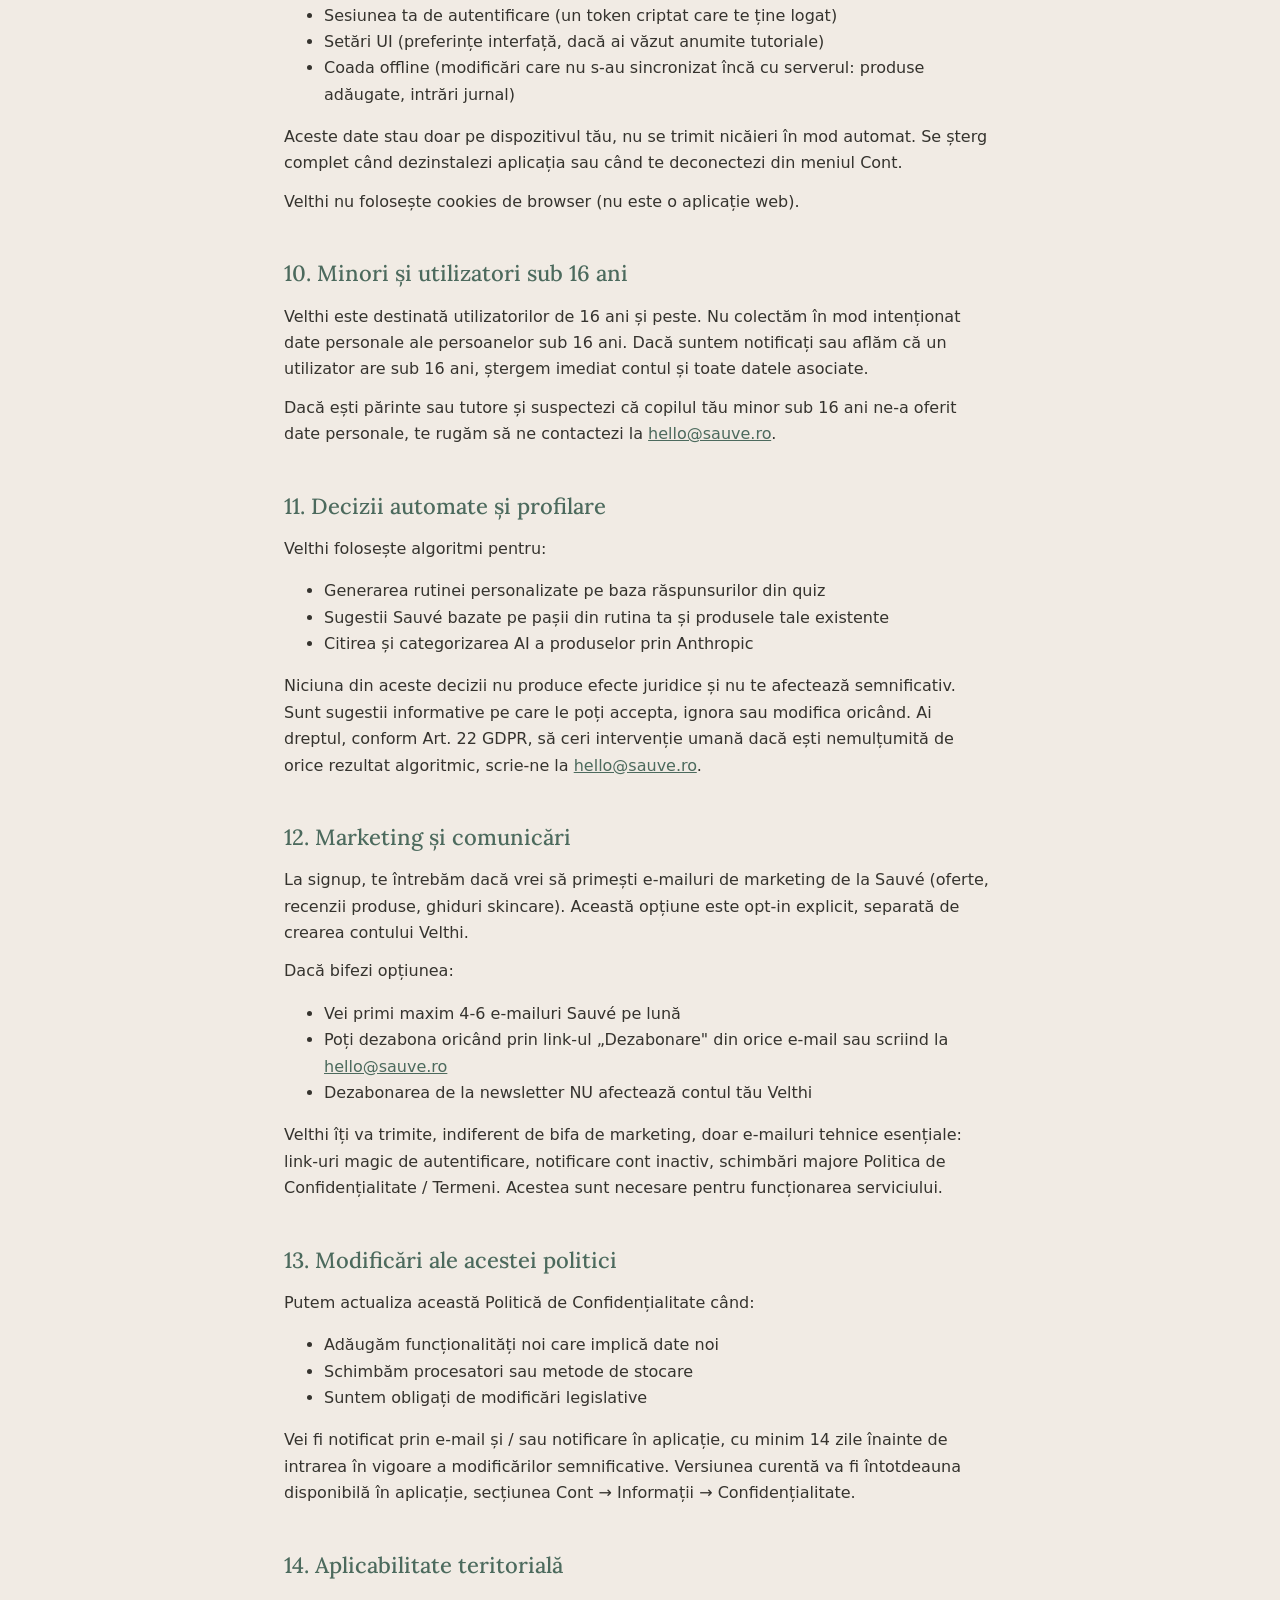
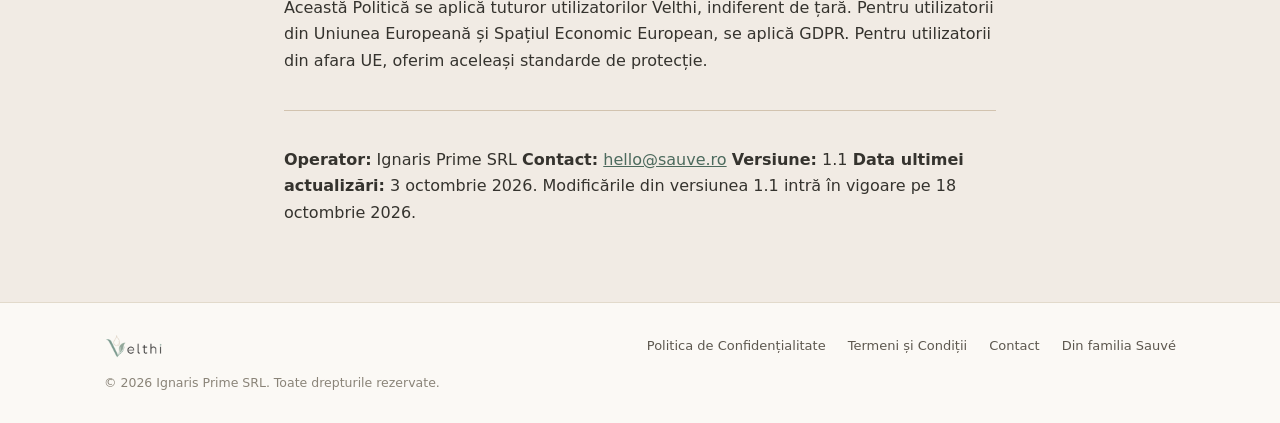
<file: privacy/index.html>
<!doctype html>
<html lang="ro">
<head>
<meta charset="utf-8">
<meta name="viewport" content="width=device-width, initial-scale=1">
<title>Politica de Confidențialitate · Velthi</title>
<meta name="robots" content="index,follow">
<link rel="icon" href="/favicon.ico" sizes="any">
<link rel="icon" type="image/png" sizes="32x32" href="/assets/favicon-32.png">
<link rel="apple-touch-icon" href="/assets/apple-touch-icon.png">
<link rel="stylesheet" href="/assets/site-chrome.css">
<style>
  *{box-sizing:border-box}
  body{
    margin:0; background:var(--cream); color:var(--ink);
    font-family:var(--sans); line-height:1.65; font-size:16px;
    -webkit-font-smoothing:antialiased;
  }
  img{max-width:100%; display:block}
  main{max-width:760px; margin:0 auto; padding:40px 24px 64px}
  h1{font-family:var(--serif); font-weight:500; font-size:32px; line-height:1.2; text-wrap:balance; margin:0 0 8px}
  h2{font-family:var(--serif); font-weight:500; font-size:22px; margin:40px 0 0; color:var(--sage-deep)}
  h3{font-size:17px; margin:28px 0 0}
  p{margin:12px 0}
  a{color:var(--sage-deep)}
  :focus-visible{outline:2px solid var(--sage-dark); outline-offset:3px; border-radius:4px}
  .tablewrap{overflow-x:auto}
  table{border-collapse:collapse; width:100%; margin:16px 0; font-size:14.5px}
  th,td{border:1px solid var(--beige); padding:10px 12px; text-align:left; vertical-align:top}
  th{background:rgba(156,175,162,0.18)}
  hr{border:none; border-top:1px solid var(--beige); margin:36px 0}
</style>
</head>
<body>

<nav class="nav" aria-label="Navigație principală">
  <div class="nav-inner">
    <a class="nav-logo" href="/" aria-label="Velthi, acasă"><img src="/assets/velthi-logo.png" alt="Velthi"></a>
    <div class="nav-links">
      <a href="/#cum-functioneaza">Cum funcționează</a>
      <a href="/#functii">Funcții</a>
      <a href="/#recompense">Recompense</a>
      <a href="/#intrebari">Întrebări</a>
      <a class="nav-cta" href="/#descarca">În curând</a>
    </div>
  </div>
</nav>

<main>
<h1>Politica de Confidențialitate</h1>
<p><strong>Aplicația Velthi</strong>
<strong>Data intrării în vigoare:</strong> data publicării aplicației în App Store și Google Play
<strong>Versiune:</strong> 1.1</p>
<h2>1. Operatorul datelor</h2>
<p>Datele tale personale sunt prelucrate de <strong>Ignaris Prime SRL</strong>, persoană juridică română cu sediul social în Constanța, str. Ștefan Mihăileanu, nr. 45, înregistrată la Registrul Comerțului sub numărul <strong>J2017000489139</strong>, cod unic de înregistrare <strong>RO37156492</strong>, reprezentată legal prin administrator Cristian Ignat („noi&quot;, „Ignaris Prime SRL&quot;).</p>
<p>Suntem responsabili pentru modul în care colectăm, folosim și păstrăm datele tale atunci când folosești aplicația mobilă Velthi.</p>
<h2>2. Contact pentru protecția datelor</h2>
<p>Pentru orice întrebare, solicitare sau reclamație legată de datele tale personale, ne poți contacta:</p>
<p><strong>E-mail:</strong> <a href="mailto:hello@sauve.ro">hello@sauve.ro</a>
<strong>Persoană de contact GDPR:</strong> Cristian Ignat, administrator Ignaris Prime SRL
<strong>Adresă poștală:</strong> Constanța, str. Ștefan Mihăileanu, nr. 45, jud. Constanța</p>
<p>Ignaris Prime SRL nu este obligată legal să numească un Responsabil cu Protecția Datelor (DPO) conform Art. 37 GDPR, deoarece prelucrarea nu se face la scară largă și nu implică monitorizare sistematică sau date sensibile prelucrate pe scară largă.</p>
<h2>3. Ce date colectăm despre tine</h2>
<h3>3.1 Date pe care le oferi tu direct</h3>
<ul>
<li><strong>Identificare cont:</strong> adresă de e-mail, declarația că ai 16+ ani</li>
<li><strong>Profil skincare:</strong> răspunsurile tale din chestionarul inițial (tipul pielii, principalele preocupări, dacă ești însărcinată sau alăptezi în cazul utilizatoarelor de sex feminin, sensibilități zona ochilor, factori de stil de viață)</li>
<li><strong>Catalogul tău de produse:</strong> brandul și numele produselor pe care le adaugi, lista de ingrediente (INCI) introdusă manual sau extrasă prin OCR din fotografia produsului</li>
<li><strong>Jurnalul pielii:</strong> evaluări proprii pentru hidratare, confort, roșeață, observații textuale libere</li>
<li><strong>Fotografii:</strong> poze ale produselor tale (opțional, pentru OCR), poze ale pielii pentru tracking evoluție (opțional)</li>
<li><strong>Preferințe:</strong> ore pentru remindere dimineață/seară, opțiunea de a primi e-mailuri Sauvé (marketing opt-in)</li>
</ul>
<h3>3.2 Date pe care le generăm automat în timpul utilizării</h3>
<ul>
<li><strong>Rutina ta personalizată:</strong> generată algoritmic pe baza răspunsurilor din quiz</li>
<li><strong>Sugestii Sauvé:</strong> produsele recomandate pentru pașii din rutina ta care nu au un produs propriu asignat</li>
<li><strong>Progres zilnic:</strong> bifări ale pașilor de rutină, streak-uri (zile la rând cu rutina completă)</li>
<li><strong>Categorie produs (AI):</strong> rezultatul procesării INCI-ului prin AI pentru a clasifica produsul (cleanser, serum, cremă etc.) și a identifica ingrediente cheie (retinol, AHA/BHA, vitamina C, ingrediente compatibile cu sarcina)</li>
<li><strong>Evenimente de utilizare:</strong> acțiuni la nivel de funcționalitate (de exemplu: ai folosit verificarea unui produs, ai bifat un pas de rutină, ai adăugat un produs, ai revendicat o recompensă, ai deschis o sugestie Sauvé), asociate contului tău. Le folosim ca să înțelegem ce funcții sunt utile și să îmbunătățim aplicația. Baza legală: interes legitim (Art. 6(1)(f)). Aceste evenimente nu conțin conținutul datelor tale (nu înregistrăm textul din jurnal sau lista de ingrediente), ci doar faptul că ai folosit funcția.</li>
</ul>
<h3>3.3 Date tehnice colectate automat</h3>
<ul>
<li><strong>Identificator dispozitiv:</strong> sistem de operare (iOS / Android), versiunea aplicației, model dispozitiv (informații standard Expo)</li>
<li><strong>Token push:</strong> dacă activezi notificările push, un identificator anonim Expo Push Token pentru a-ți trimite remindere (când va fi implementată funcția)</li>
<li><strong>Adresă IP:</strong> doar în log-urile temporare ale serverului api, păstrate maxim 30 de zile</li>
<li><strong>Data ultimei activități:</strong> când ai deschis ultima dată aplicația, pentru a calcula contul inactiv</li>
</ul>
<h3>3.4 Ce NU colectăm</h3>
<ul>
<li>Nu colectăm date de localizare GPS</li>
<li>Nu colectăm contacte sau lista de aplicații instalate</li>
<li>Nu accesăm camera sau galeria foto fără permisiune explicită (doar când tu apeși „adaugă produs&quot; cu fotografie)</li>
<li>Nu colectăm date de plată (Velthi este complet gratuit)</li>
<li>Nu folosim cookies de tracking publicitar terță parte</li>
</ul>
<h2>4. De ce prelucrăm aceste date și pe ce bază legală</h2>
<div class="tablewrap"><table>
<thead>
<tr>
<th>Categorie de date</th>
<th>Scop</th>
<th>Bază legală GDPR (Art. 6)</th>
</tr>
</thead>
<tbody><tr>
<td>Email, profil skincare, catalog produse, rutină, progres, jurnal</td>
<td>Furnizarea serviciului Velthi (cont, rutină personalizată, tracking)</td>
<td>Executarea contractului (Art. 6(1)(b))</td>
</tr>
<tr>
<td>Sugestii Sauvé bazate pe profilul tău</td>
<td>Recomandare produse Sauvé compatibile cu rutina ta</td>
<td>Interes legitim al Ignaris Prime SRL (Art. 6(1)(f)) - promovarea produselor proprii într-o manieră transparentă</td>
</tr>
<tr>
<td>Marketing newsletter Sauvé prin e-mail</td>
<td>Trimitere oferte și conținut Sauvé</td>
<td>Consimțământ explicit la signup (Art. 6(1)(a)), retras oricând</td>
</tr>
<tr>
<td>Fotografii ale pielii pentru tracking evoluție</td>
<td>Funcționalitate jurnal vizual</td>
<td>Consimțământ explicit la prima încărcare (Art. 9(2)(a))</td>
</tr>
<tr>
<td>Fotografiile ambalajului, lista de ingrediente (INCI) și numele produsului, trimise la Anthropic</td>
<td>Citirea automată a produsului, identificarea categoriei și a ingredientelor cheie</td>
<td>Executarea contractului (Art. 6(1)(b))</td>
</tr>
<tr>
<td>Copia de siguranță criptată a bazei de date</td>
<td>Refacerea serviciului și a datelor tale după o defecțiune sau o pierdere de date</td>
<td>Interes legitim (Art. 6(1)(f)): continuitatea serviciului. Copiile răspund și cerinței din Art. 32(1)(c) GDPR de a putea reface accesul la date după un incident</td>
</tr>
<tr>
<td>Date tehnice (device, versiune app, IP în log-uri)</td>
<td>Funcționare aplicație, securitate, debugging</td>
<td>Interes legitim (Art. 6(1)(f))</td>
</tr>
<tr>
<td>Token push</td>
<td>Trimitere remindere personalizate (când va fi activă funcția)</td>
<td>Consimțământ la activarea remindurilor (Art. 6(1)(a))</td>
</tr>
</tbody></table></div>
<h2>5. Cu cine partajăm datele tale</h2>
<p>Nu vindem datele tale către terți. Niciodată.</p>
<p>Folosim însă procesatori (companii care prelucrează date în numele nostru, pe baza unor contracte stricte conforme GDPR Art. 28).</p>
<h3>5.1 Supabase Inc.</h3>
<ul>
<li>Ce face: găzduiește baza de date, sistemul de autentificare (magic link), stocarea fotografiilor</li>
<li>Unde: servere în Frankfurt, Germania (Uniunea Europeană). Datele tale nu părăsesc UE pentru stocare, nici în copia de siguranță (vezi 5.6 și 5.7).</li>
<li>Ce primește: toate datele de cont, profil, produse, rutină, jurnal, fotografii</li>
<li>Garanții: Supabase este conform GDPR, semnează DPA (Data Processing Agreement) standard</li>
</ul>
<h3>5.2 Anthropic</h3>
<ul>
<li>Ce face: citește fotografiile produselor tale (fața ambalajului și eticheta cu ingrediente) și lista de ingrediente (INCI), ca să-ți identifice produsul și să-i stabilească categoria și ingredientele cheie</li>
<li>Cine: Anthropic Ireland, Limited (contractul pentru clienții din UE); procesarea are loc pe servere Anthropic din Statele Unite ale Americii</li>
<li>Ce primește: fotografiile pe care le faci la adăugarea sau verificarea unui produs, textul INCI-ului, brandul și numele produsului. Nimic legat de profilul tău, de identitatea ta sau de alte produse din catalogul tău.</li>
<li>Transfer internațional: datele se transferă în SUA pe baza clauzelor contractuale standard (SCC) aprobate de Comisia Europeană, incluse în acordul de prelucrare a datelor al Anthropic, conform Art. 46 GDPR</li>
<li>Retenție Anthropic: Anthropic nu folosește datele primite prin API pentru antrenarea modelelor și le șterge automat în cel mult 30 de zile, cu excepțiile din politicile Anthropic (de exemplu, o încălcare a regulilor de utilizare)</li>
</ul>
<p>Dacă adaugi un produs de mână, fără fotografie și fără lista de ingrediente, nu trimitem nimic la Anthropic. Verificarea unui produs are nevoie de lista de ingrediente, deci trece prin Anthropic.</p>
<h3>5.3 Expo (Expo Application Services)</h3>
<ul>
<li>Ce face: distribuție aplicație, push notifications, actualizări OTA</li>
<li>Unde: servere globale Expo / AWS</li>
<li>Ce primește: date tehnice anonime (versiune app, sistem operare), token push dacă activezi notificările</li>
<li>Garanții: Expo este conform GDPR, are DPA standard</li>
</ul>
<h3>5.4 Furnizorul serverului intermediar de procesare (Supabase Edge Functions)</h3>
<ul>
<li>Ce face: găzduiește funcțiile intermediare pentru apelurile la Anthropic</li>
<li>Unde: servere Supabase (Frankfurt, EU pentru edge functions cu region pin)</li>
<li>Ce primește: doar tranzitează fotografiile și textul produsului către Anthropic, nu stochează nimic permanent</li>
</ul>
<h3>5.5 Furnizorul de e-mail tranzacțional</h3>
<ul>
<li>Ce face: trimite e-mailul cu link magic pentru autentificare</li>
<li>Cine: integrat nativ prin Supabase</li>
<li>Ce primește: adresa ta de e-mail și textul template-ului standard de autentificare</li>
</ul>
<h3>5.6 Hetzner Online GmbH</h3>
<ul>
<li>Ce face: găzduiește serverul nostru care face, în fiecare noapte, copia de siguranță criptată a bazei de date</li>
<li>Unde: Nürnberg, Germania (Uniunea Europeană)</li>
<li>Ce primește: datele din baza de date trec prin memoria serverului doar cât durează copia (de obicei câteva secunde) și sunt criptate acolo; pe disc ajunge doar fișierul criptat, care se șterge după ce ajunge în Google Drive</li>
<li>Garanții: acord de prelucrare a datelor conform Art. 28 GDPR</li>
</ul>
<h3>5.7 Google (Google Workspace)</h3>
<ul>
<li>Ce face: păstrează copia de siguranță criptată a bazei de date în Google Drive, cel mult 4 zile</li>
<li>Cine: Google Cloud EMEA Limited (Irlanda)</li>
<li>Unde: centre de date Google din Uniunea Europeană (regiunea datelor e stabilită pe Europa)</li>
<li>Ce primește: doar fișierul criptat. Cheia de decriptare nu este la Google, deci Google nu poate citi conținutul copiei.</li>
<li>Garanții: acordul de prelucrare a datelor Google Cloud (Cloud Data Processing Addendum), conform Art. 28 GDPR</li>
</ul>
<h2>6. Cât timp păstrăm datele tale</h2>
<div class="tablewrap"><table>
<thead>
<tr>
<th>Tip date</th>
<th>Durată păstrare</th>
</tr>
</thead>
<tbody><tr>
<td>Cont activ (te-ai conectat în ultimele 24 de luni)</td>
<td>Cât timp ai cont activ</td>
</tr>
<tr>
<td>Cont inactiv (24+ luni fără conectare)</td>
<td>Trimitem e-mail de avertizare la 18 luni, ștergem automat contul după 24 luni de inactivitate</td>
</tr>
<tr>
<td>Date după închiderea voluntară a contului</td>
<td>Maxim 30 zile pentru ștergere completă din toate sistemele</td>
</tr>
<tr>
<td>Copii de siguranță criptate ale bazei de date, făcute de noi</td>
<td>4 zile, apoi ștergere definitivă automată. Dacă sistemul de copiere are o defecțiune, păstrăm ultima copie validă până la remediere, ca să nu rămânem fără nicio copie</td>
</tr>
<tr>
<td>Copii de siguranță ale furnizorului de bază de date (Supabase)</td>
<td>7 zile, prin rotație automată</td>
</tr>
<tr>
<td>Log-uri server (api-server, debugging)</td>
<td>30 zile</td>
</tr>
<tr>
<td>Fotografii pe care le ștergi tu manual</td>
<td>Eliminate imediat (max 7 zile pentru curățare cache CDN)</td>
</tr>
<tr>
<td>Date pe care suntem obligați legal să le păstrăm</td>
<td>Conform termenelor specifice legale (ex. evidențe contabile când va fi cazul cu plăți premium)</td>
</tr>
</tbody></table></div>
<h2>7. Cum securizăm datele tale</h2>
<ul>
<li>Criptare în tranzit: toate comunicațiile între aplicație și serverele noastre se fac prin HTTPS / TLS 1.3</li>
<li>Criptare la rest: datele din Supabase sunt criptate la nivel de disc</li>
<li>Row Level Security: fiecare user are acces doar la propriile date prin politici de securitate la nivel de bază de date. Nu poți accesa profilul altui user nici dacă cunoști ID-ul.</li>
<li>Magic link cu expirare: link-urile de autentificare expiră în 1 oră și sunt single-use. Nu folosim parole.</li>
<li>PKCE flow: autentificarea folosește standardul Proof Key for Code Exchange, protecție împotriva interceptării codurilor de sesiune.</li>
<li>Copii de siguranță criptate: copia zilnică a bazei de date e criptată pe serverul nostru, cu o cheie OpenPGP, înainte de a fi stocată. Cheia de decriptare e păstrată separat și o poate folosi doar administratorul.</li>
<li>Acces restricționat: accesul administrativ la Supabase, la contul Anthropic și la copiile de siguranță îl are doar Cristian Ignat. Nu există acces partajat cu terți.</li>
</ul>
<h2>8. Drepturile tale (conform GDPR)</h2>
<p>Ai următoarele drepturi cu privire la datele tale personale:</p>
<h3>8.1 Drept de acces (Art. 15 GDPR)</h3>
<p>Poți cere o copie a tuturor datelor personale pe care le păstrăm despre tine. Trimitem răspunsul în maxim 30 de zile.</p>
<h3>8.2 Drept de rectificare (Art. 16)</h3>
<p>Poți cere corectarea oricărui dato incorect sau incomplet. Multe pot fi modificate direct din aplicație (profil, produse, jurnal). Pentru altele, scrie la <a href="mailto:hello@sauve.ro">hello@sauve.ro</a>.</p>
<h3>8.3 Drept de ștergere („dreptul de a fi uitat&quot;, Art. 17)</h3>
<p>Poți cere ștergerea contului și a tuturor datelor asociate, oricând, fără să dai motive. Procesăm ștergerea în maxim 30 de zile.</p>
<h3>8.4 Drept de restricționare a prelucrării (Art. 18)</h3>
<p>Poți cere să nu mai prelucrăm anumite date, păstrându-le doar arhivate. Util în timpul disputelor.</p>
<h3>8.5 Drept de portabilitate (Art. 20)</h3>
<p>Poți cere datele tale într-un format structurat (JSON sau CSV) ca să le poți muta la alt serviciu.</p>
<h3>8.6 Drept de opoziție (Art. 21)</h3>
<p>Poți te opune prelucrării bazate pe interes legitim al Ignaris Prime SRL (de exemplu, sugestiile Sauvé). În acest caz, va trebui să folosești o versiune redusă a aplicației sau să închizi contul.</p>
<h3>8.7 Drept de retragere consimțământ (Art. 7(3))</h3>
<p>Pentru orice prelucrare bazată pe consimțământ (marketing newsletter, fotografii piele), îți poți retrage acordul oricând, fără să afecteze legalitatea prelucrării anterioare. Pentru newsletter, click pe „Dezabonare&quot; din orice e-mail Sauvé sau scrie la <a href="mailto:hello@sauve.ro">hello@sauve.ro</a>.</p>
<h3>8.8 Drept de plângere la ANSPDCP</h3>
<p>Dacă consideri că drepturile tale GDPR au fost încălcate, poți depune plângere la Autoritatea Națională de Supraveghere a Prelucrării Datelor cu Caracter Personal:</p>
<ul>
<li>Adresă: B-dul G-ral. Gheorghe Magheru 28-30, Sector 1, București</li>
<li>Web: <a href="https://www.dataprotection.ro">https://www.dataprotection.ro</a></li>
<li>E-mail: <a href="mailto:anspdcp@dataprotection.ro">anspdcp@dataprotection.ro</a></li>
</ul>
<p>Te rugăm însă să ne contactezi mai întâi la <a href="mailto:hello@sauve.ro">hello@sauve.ro</a>. Vom încerca să rezolvăm orice problemă pe cale amiabilă, rapid și cu bună credință.</p>
<h2>9. Stocare locală pe dispozitivul tău</h2>
<p>Aplicația Velthi folosește AsyncStorage (stocare locală pe telefonul tău) pentru:</p>
<ul>
<li>Sesiunea ta de autentificare (un token criptat care te ține logat)</li>
<li>Setări UI (preferințe interfață, dacă ai văzut anumite tutoriale)</li>
<li>Coada offline (modificări care nu s-au sincronizat încă cu serverul: produse adăugate, intrări jurnal)</li>
</ul>
<p>Aceste date stau doar pe dispozitivul tău, nu se trimit nicăieri în mod automat. Se șterg complet când dezinstalezi aplicația sau când te deconectezi din meniul Cont.</p>
<p>Velthi nu folosește cookies de browser (nu este o aplicație web).</p>
<h2>10. Minori și utilizatori sub 16 ani</h2>
<p>Velthi este destinată utilizatorilor de 16 ani și peste. Nu colectăm în mod intenționat date personale ale persoanelor sub 16 ani. Dacă suntem notificați sau aflăm că un utilizator are sub 16 ani, ștergem imediat contul și toate datele asociate.</p>
<p>Dacă ești părinte sau tutore și suspectezi că copilul tău minor sub 16 ani ne-a oferit date personale, te rugăm să ne contactezi la <a href="mailto:hello@sauve.ro">hello@sauve.ro</a>.</p>
<h2>11. Decizii automate și profilare</h2>
<p>Velthi folosește algoritmi pentru:</p>
<ul>
<li>Generarea rutinei personalizate pe baza răspunsurilor din quiz</li>
<li>Sugestii Sauvé bazate pe pașii din rutina ta și produsele tale existente</li>
<li>Citirea și categorizarea AI a produselor prin Anthropic</li>
</ul>
<p>Niciuna din aceste decizii nu produce efecte juridice și nu te afectează semnificativ. Sunt sugestii informative pe care le poți accepta, ignora sau modifica oricând. Ai dreptul, conform Art. 22 GDPR, să ceri intervenție umană dacă ești nemulțumită de orice rezultat algoritmic, scrie-ne la <a href="mailto:hello@sauve.ro">hello@sauve.ro</a>.</p>
<h2>12. Marketing și comunicări</h2>
<p>La signup, te întrebăm dacă vrei să primești e-mailuri de marketing de la Sauvé (oferte, recenzii produse, ghiduri skincare). Această opțiune este opt-in explicit, separată de crearea contului Velthi.</p>
<p>Dacă bifezi opțiunea:</p>
<ul>
<li>Vei primi maxim 4-6 e-mailuri Sauvé pe lună</li>
<li>Poți dezabona oricând prin link-ul „Dezabonare&quot; din orice e-mail sau scriind la <a href="mailto:hello@sauve.ro">hello@sauve.ro</a></li>
<li>Dezabonarea de la newsletter NU afectează contul tău Velthi</li>
</ul>
<p>Velthi îți va trimite, indiferent de bifa de marketing, doar e-mailuri tehnice esențiale: link-uri magic de autentificare, notificare cont inactiv, schimbări majore Politica de Confidențialitate / Termeni. Acestea sunt necesare pentru funcționarea serviciului.</p>
<h2>13. Modificări ale acestei politici</h2>
<p>Putem actualiza această Politică de Confidențialitate când:</p>
<ul>
<li>Adăugăm funcționalități noi care implică date noi</li>
<li>Schimbăm procesatori sau metode de stocare</li>
<li>Suntem obligați de modificări legislative</li>
</ul>
<p>Vei fi notificat prin e-mail și / sau notificare în aplicație, cu minim 14 zile înainte de intrarea în vigoare a modificărilor semnificative. Versiunea curentă va fi întotdeauna disponibilă în aplicație, secțiunea Cont → Informații → Confidențialitate.</p>
<h2>14. Aplicabilitate teritorială</h2>
<p>Această Politică se aplică tuturor utilizatorilor Velthi, indiferent de țară. Pentru utilizatorii din Uniunea Europeană și Spațiul Economic European, se aplică GDPR. Pentru utilizatorii din afara UE, oferim aceleași standarde de protecție.</p>
<hr>
<p><strong>Operator:</strong> Ignaris Prime SRL
<strong>Contact:</strong> <a href="mailto:hello@sauve.ro">hello@sauve.ro</a>
<strong>Versiune:</strong> 1.1
<strong>Data ultimei actualizări:</strong> 3 octombrie 2026. Modificările din versiunea 1.1 intră în vigoare pe 18 octombrie 2026.</p>
</main>

<footer>
  <div class="foot-inner">
    <div class="foot-top">
      <img src="/assets/velthi-logo.png" alt="Velthi">
      <div class="foot-links">
        <a href="/privacy">Politica de Confidențialitate</a>
        <a href="/terms">Termeni și Condiții</a>
        <a href="/contact">Contact</a>
        <a href="https://sauve.ro" target="_blank" rel="noopener">Din familia Sauvé</a>
      </div>
    </div>
    <span class="foot-legal">© 2026 Ignaris Prime SRL. Toate drepturile rezervate.</span>
  </div>
</footer>
</body>
</html>
</file>
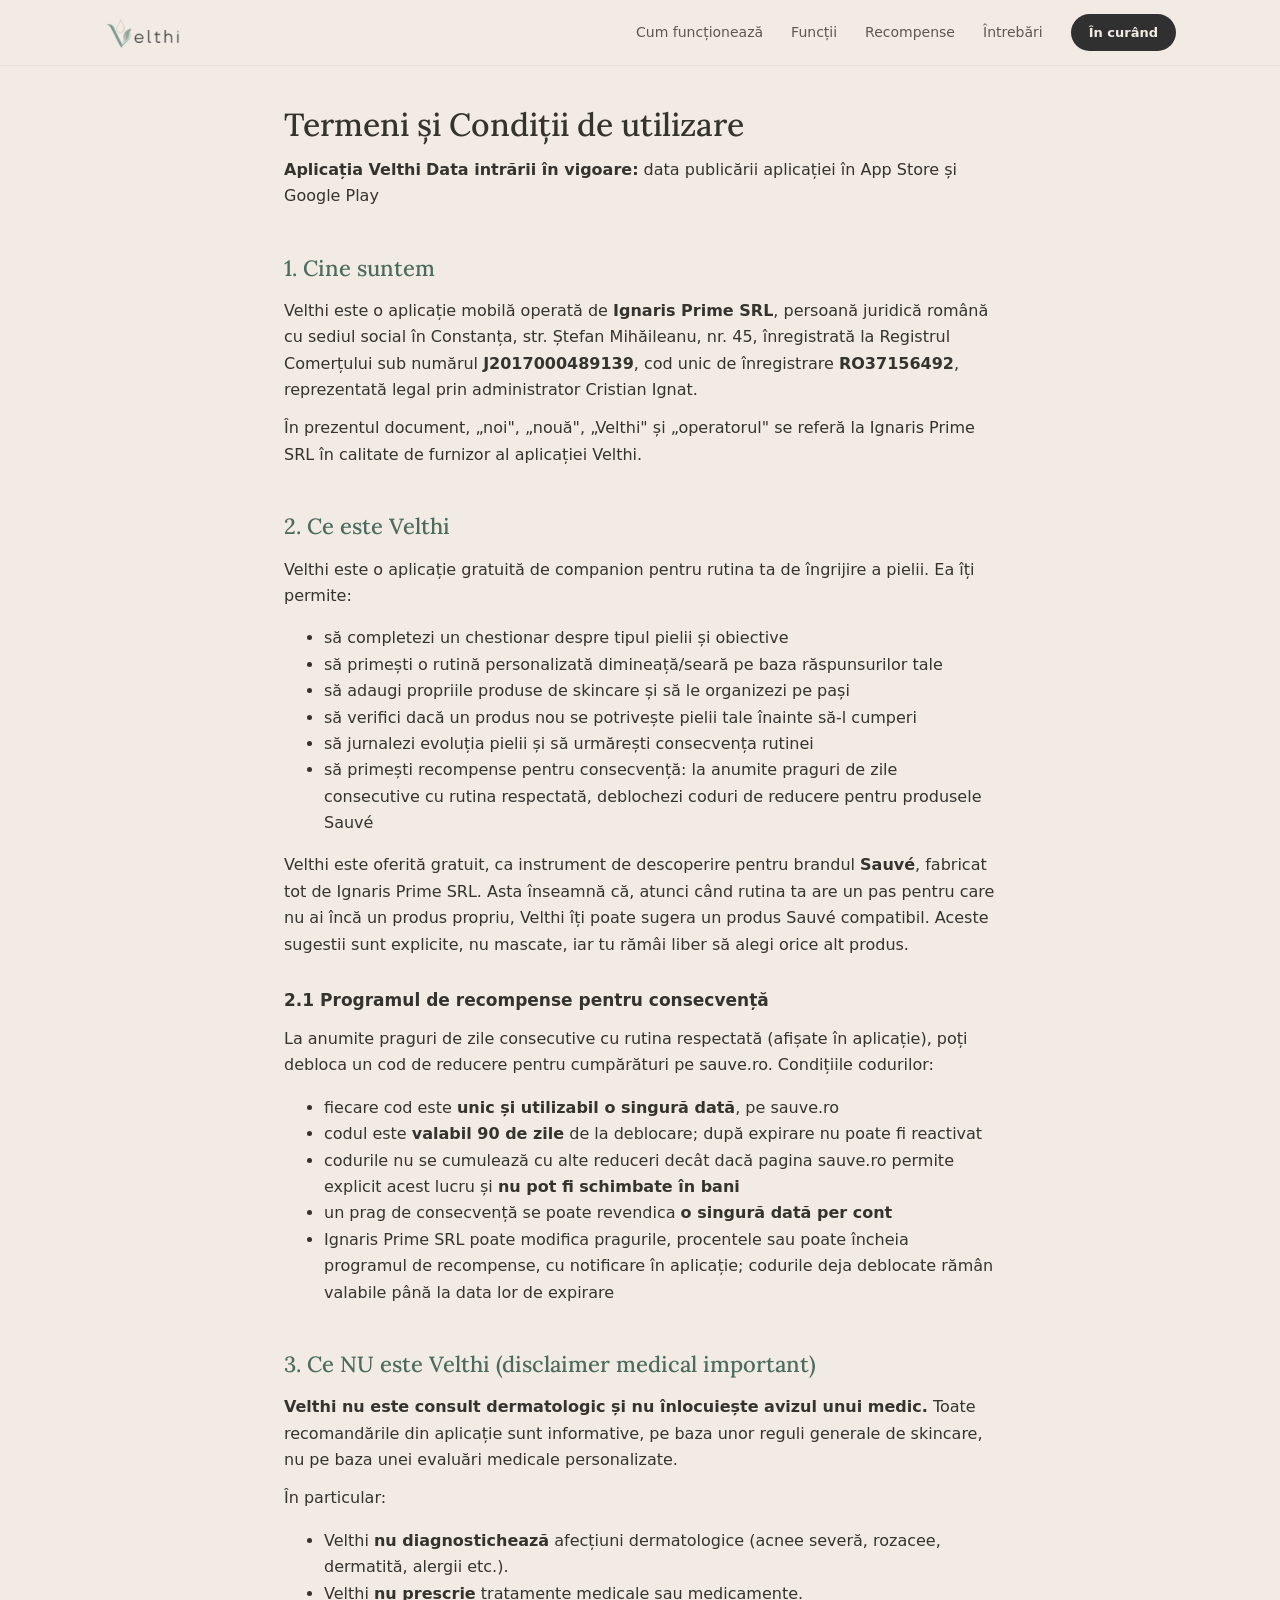
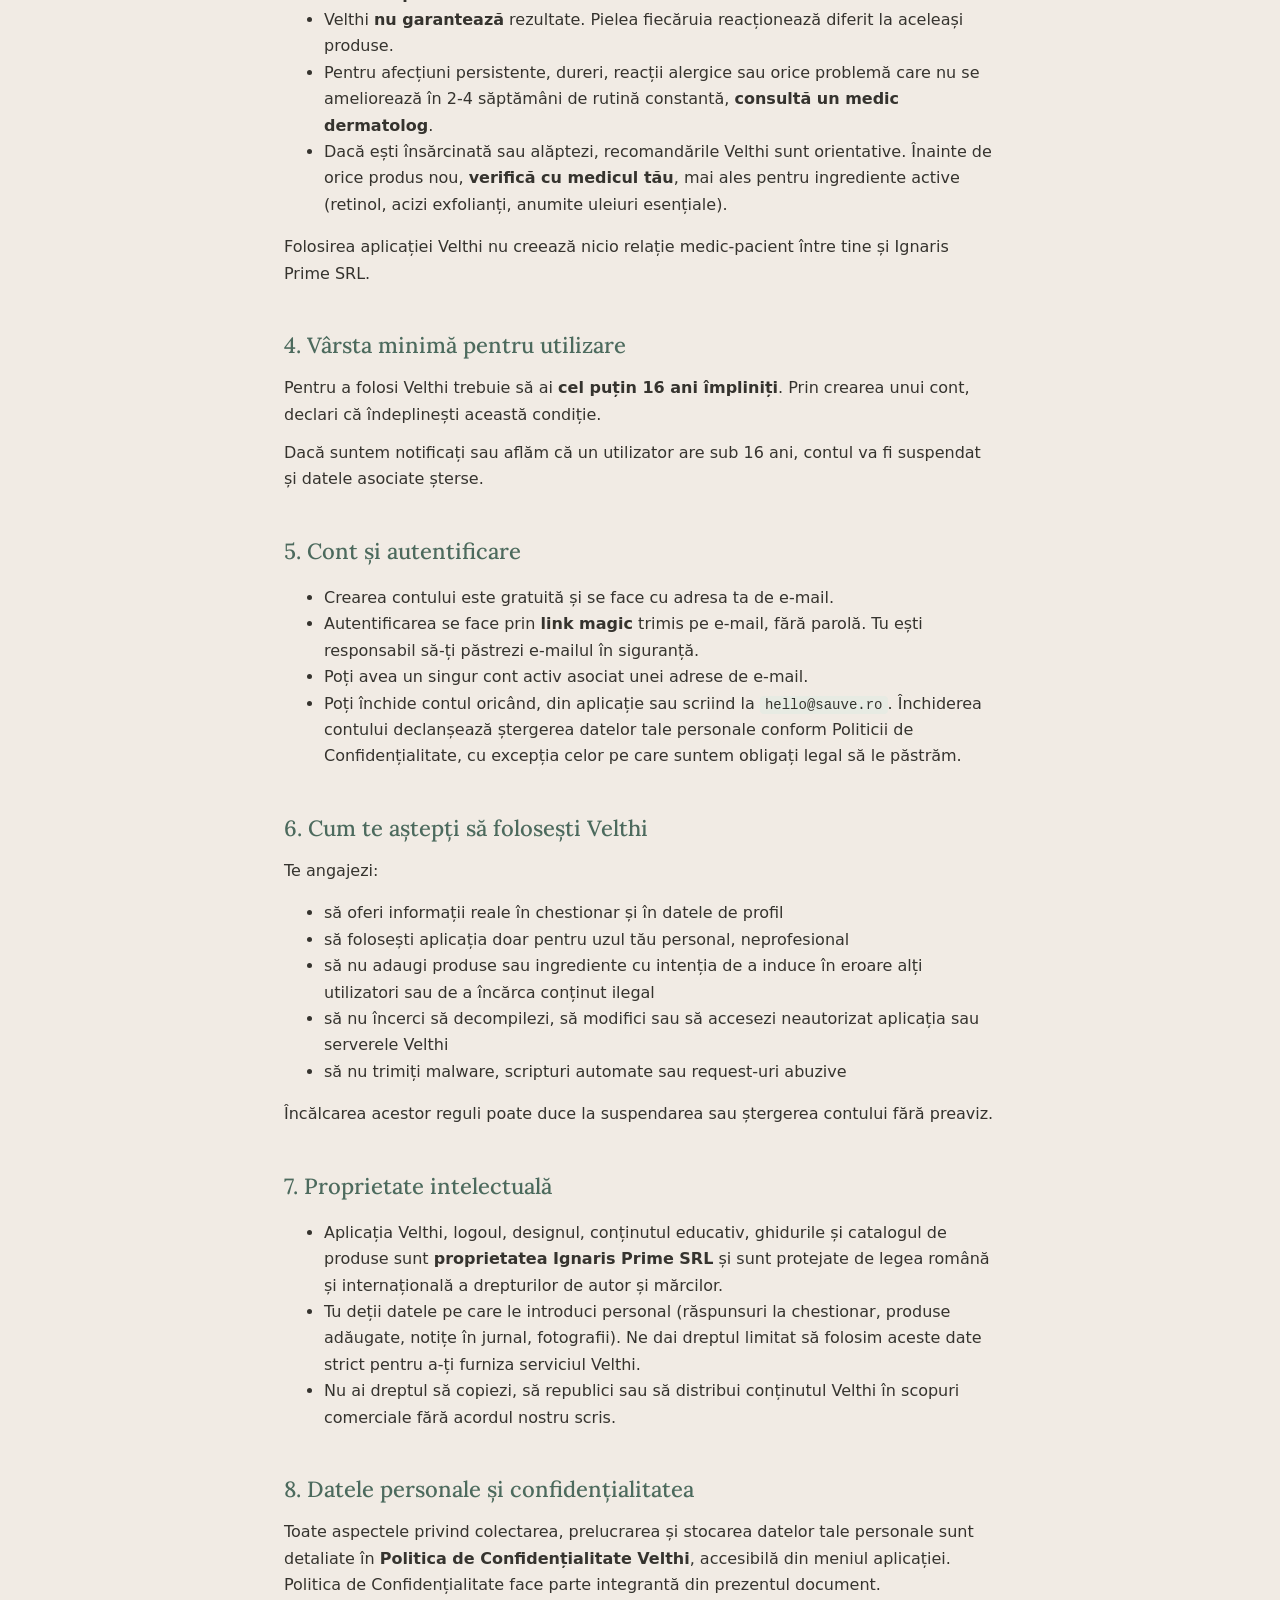
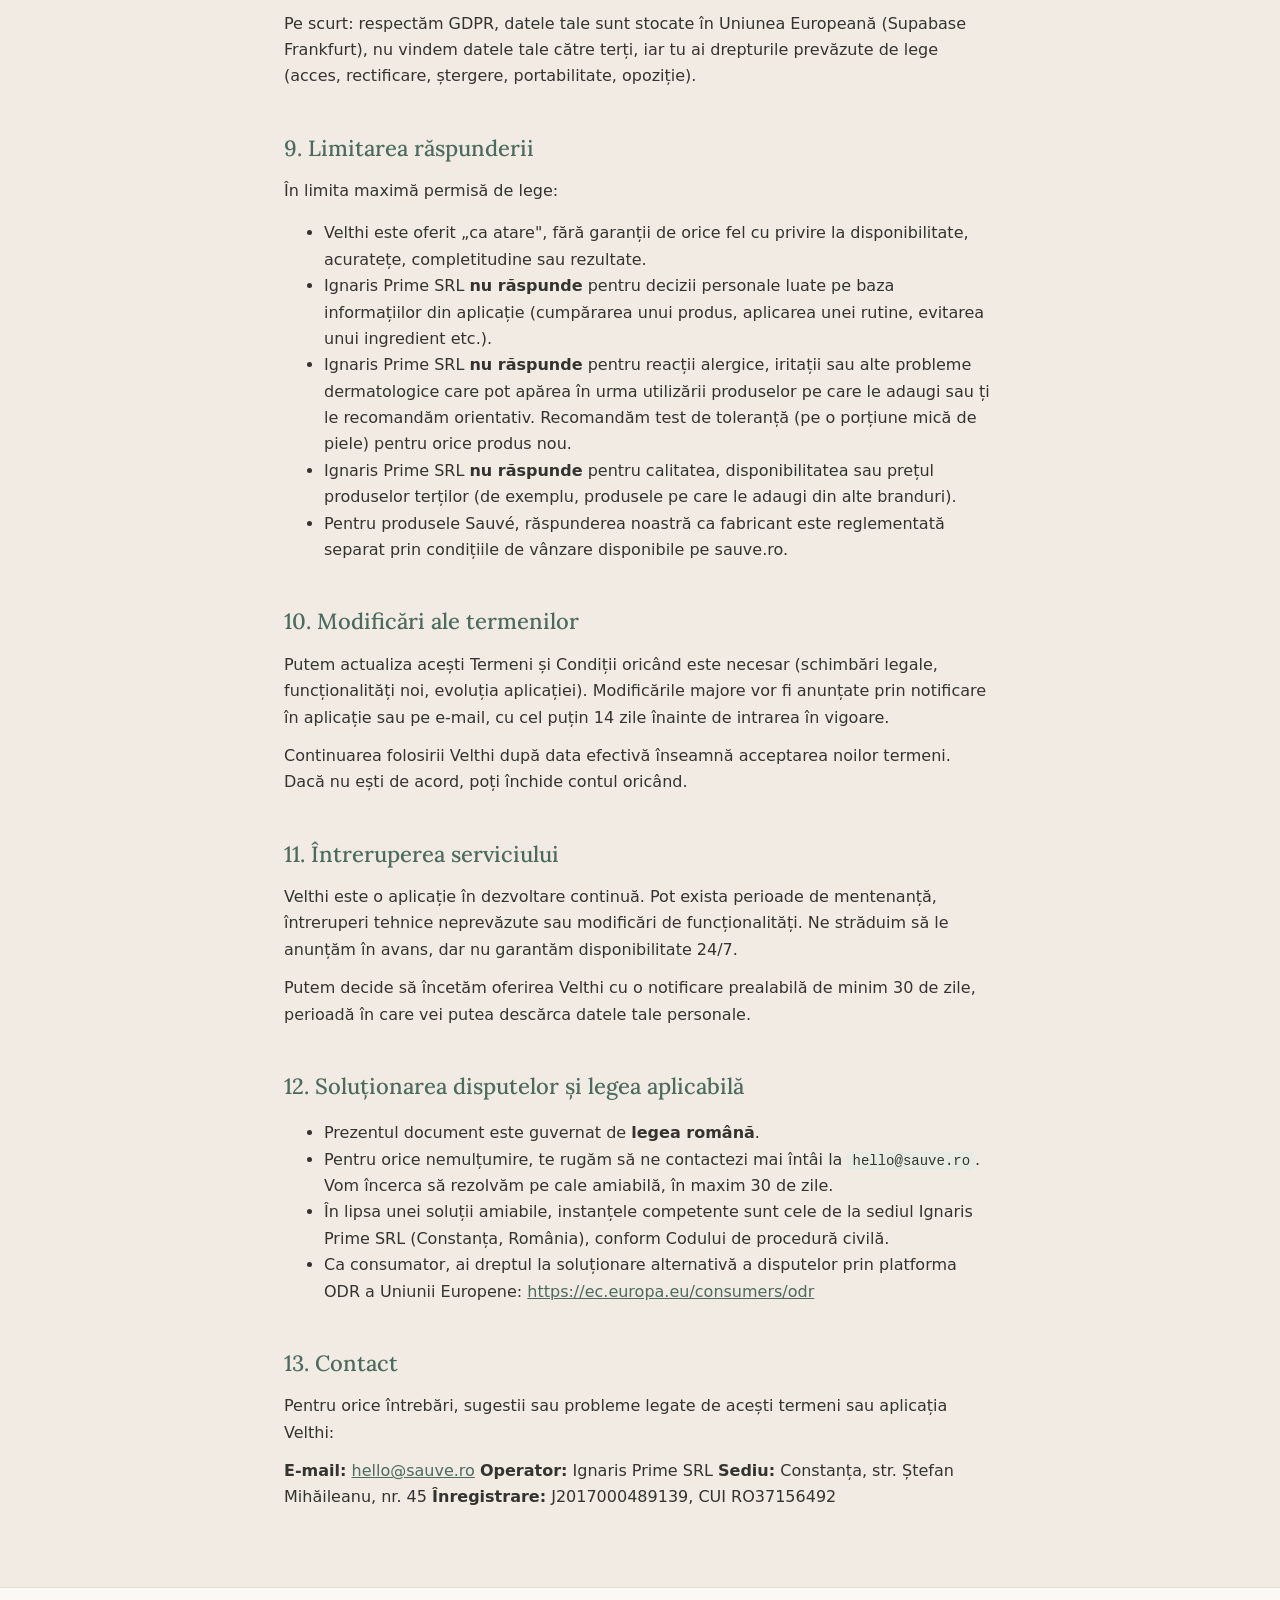
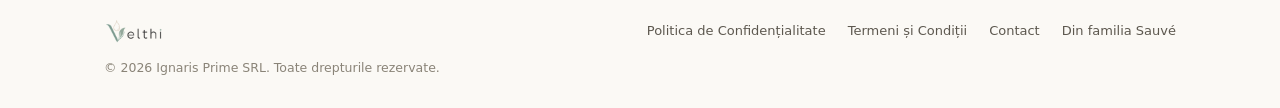
<file: terms/index.html>
<!doctype html>
<html lang="ro">
<head>
<meta charset="utf-8">
<meta name="viewport" content="width=device-width, initial-scale=1">
<title>Termeni și Condiții · Velthi</title>
<meta name="robots" content="index,follow">
<link rel="icon" href="/favicon.ico" sizes="any">
<link rel="icon" type="image/png" sizes="32x32" href="/assets/favicon-32.png">
<link rel="apple-touch-icon" href="/assets/apple-touch-icon.png">
<link rel="stylesheet" href="/assets/site-chrome.css">
<style>
  *{box-sizing:border-box}
  body{
    margin:0; background:var(--cream); color:var(--ink);
    font-family:var(--sans); line-height:1.65; font-size:16px;
    -webkit-font-smoothing:antialiased;
  }
  img{max-width:100%; display:block}
  main{max-width:760px; margin:0 auto; padding:40px 24px 64px}
  h1{font-family:var(--serif); font-weight:500; font-size:32px; line-height:1.2; text-wrap:balance; margin:0 0 8px}
  h2{font-family:var(--serif); font-weight:500; font-size:22px; margin:40px 0 0; color:var(--sage-deep)}
  h3{font-size:17px; margin:28px 0 0}
  p{margin:12px 0}
  a{color:var(--sage-deep)}
  code{background:var(--sage-mist); padding:1px 5px; border-radius:4px; font-size:14px}
  :focus-visible{outline:2px solid var(--sage-dark); outline-offset:3px; border-radius:4px}
</style>
</head>
<body>

<nav class="nav" aria-label="Navigație principală">
  <div class="nav-inner">
    <a class="nav-logo" href="/" aria-label="Velthi, acasă"><img src="/assets/velthi-logo.png" alt="Velthi"></a>
    <div class="nav-links">
      <a href="/#cum-functioneaza">Cum funcționează</a>
      <a href="/#functii">Funcții</a>
      <a href="/#recompense">Recompense</a>
      <a href="/#intrebari">Întrebări</a>
      <a class="nav-cta" href="/#descarca">În curând</a>
    </div>
  </div>
</nav>

<main>
<h1>Termeni și Condiții de utilizare</h1>
<p><strong>Aplicația Velthi</strong>
<strong>Data intrării în vigoare:</strong> data publicării aplicației în App Store și Google Play</p>
<h2>1. Cine suntem</h2>
<p>Velthi este o aplicație mobilă operată de <strong>Ignaris Prime SRL</strong>, persoană juridică română cu sediul social în Constanța, str. Ștefan Mihăileanu, nr. 45, înregistrată la Registrul Comerțului sub numărul <strong>J2017000489139</strong>, cod unic de înregistrare <strong>RO37156492</strong>, reprezentată legal prin administrator Cristian Ignat.</p>
<p>În prezentul document, „noi&quot;, „nouă&quot;, „Velthi&quot; și „operatorul&quot; se referă la Ignaris Prime SRL în calitate de furnizor al aplicației Velthi.</p>
<h2>2. Ce este Velthi</h2>
<p>Velthi este o aplicație gratuită de companion pentru rutina ta de îngrijire a pielii. Ea îți permite:</p>
<ul>
<li>să completezi un chestionar despre tipul pielii și obiective</li>
<li>să primești o rutină personalizată dimineață/seară pe baza răspunsurilor tale</li>
<li>să adaugi propriile produse de skincare și să le organizezi pe pași</li>
<li>să verifici dacă un produs nou se potrivește pielii tale înainte să-l cumperi</li>
<li>să jurnalezi evoluția pielii și să urmărești consecvența rutinei</li>
<li>să primești recompense pentru consecvență: la anumite praguri de zile consecutive cu rutina respectată, deblochezi coduri de reducere pentru produsele Sauvé</li>
</ul>
<p>Velthi este oferită gratuit, ca instrument de descoperire pentru brandul <strong>Sauvé</strong>, fabricat tot de Ignaris Prime SRL. Asta înseamnă că, atunci când rutina ta are un pas pentru care nu ai încă un produs propriu, Velthi îți poate sugera un produs Sauvé compatibil. Aceste sugestii sunt explicite, nu mascate, iar tu rămâi liber să alegi orice alt produs.</p>
<h3>2.1 Programul de recompense pentru consecvență</h3>
<p>La anumite praguri de zile consecutive cu rutina respectată (afișate în aplicație), poți debloca un cod de reducere pentru cumpărături pe sauve.ro. Condițiile codurilor:</p>
<ul>
<li>fiecare cod este <strong>unic și utilizabil o singură dată</strong>, pe sauve.ro</li>
<li>codul este <strong>valabil 90 de zile</strong> de la deblocare; după expirare nu poate fi reactivat</li>
<li>codurile nu se cumulează cu alte reduceri decât dacă pagina sauve.ro permite explicit acest lucru și <strong>nu pot fi schimbate în bani</strong></li>
<li>un prag de consecvență se poate revendica <strong>o singură dată per cont</strong></li>
<li>Ignaris Prime SRL poate modifica pragurile, procentele sau poate încheia programul de recompense, cu notificare în aplicație; codurile deja deblocate rămân valabile până la data lor de expirare</li>
</ul>
<h2>3. Ce NU este Velthi (disclaimer medical important)</h2>
<p><strong>Velthi nu este consult dermatologic și nu înlocuiește avizul unui medic.</strong> Toate recomandările din aplicație sunt informative, pe baza unor reguli generale de skincare, nu pe baza unei evaluări medicale personalizate.</p>
<p>În particular:</p>
<ul>
<li>Velthi <strong>nu diagnostichează</strong> afecțiuni dermatologice (acnee severă, rozacee, dermatită, alergii etc.).</li>
<li>Velthi <strong>nu prescrie</strong> tratamente medicale sau medicamente.</li>
<li>Velthi <strong>nu garantează</strong> rezultate. Pielea fiecăruia reacționează diferit la aceleași produse.</li>
<li>Pentru afecțiuni persistente, dureri, reacții alergice sau orice problemă care nu se ameliorează în 2-4 săptămâni de rutină constantă, <strong>consultă un medic dermatolog</strong>.</li>
<li>Dacă ești însărcinată sau alăptezi, recomandările Velthi sunt orientative. Înainte de orice produs nou, <strong>verifică cu medicul tău</strong>, mai ales pentru ingrediente active (retinol, acizi exfolianți, anumite uleiuri esențiale).</li>
</ul>
<p>Folosirea aplicației Velthi nu creează nicio relație medic-pacient între tine și Ignaris Prime SRL.</p>
<h2>4. Vârsta minimă pentru utilizare</h2>
<p>Pentru a folosi Velthi trebuie să ai <strong>cel puțin 16 ani împliniți</strong>. Prin crearea unui cont, declari că îndeplinești această condiție.</p>
<p>Dacă suntem notificați sau aflăm că un utilizator are sub 16 ani, contul va fi suspendat și datele asociate șterse.</p>
<h2>5. Cont și autentificare</h2>
<ul>
<li>Crearea contului este gratuită și se face cu adresa ta de e-mail.</li>
<li>Autentificarea se face prin <strong>link magic</strong> trimis pe e-mail, fără parolă. Tu ești responsabil să-ți păstrezi e-mailul în siguranță.</li>
<li>Poți avea un singur cont activ asociat unei adrese de e-mail.</li>
<li>Poți închide contul oricând, din aplicație sau scriind la <code>hello@sauve.ro</code>. Închiderea contului declanșează ștergerea datelor tale personale conform Politicii de Confidențialitate, cu excepția celor pe care suntem obligați legal să le păstrăm.</li>
</ul>
<h2>6. Cum te aștepți să folosești Velthi</h2>
<p>Te angajezi:</p>
<ul>
<li>să oferi informații reale în chestionar și în datele de profil</li>
<li>să folosești aplicația doar pentru uzul tău personal, neprofesional</li>
<li>să nu adaugi produse sau ingrediente cu intenția de a induce în eroare alți utilizatori sau de a încărca conținut ilegal</li>
<li>să nu încerci să decompilezi, să modifici sau să accesezi neautorizat aplicația sau serverele Velthi</li>
<li>să nu trimiți malware, scripturi automate sau request-uri abuzive</li>
</ul>
<p>Încălcarea acestor reguli poate duce la suspendarea sau ștergerea contului fără preaviz.</p>
<h2>7. Proprietate intelectuală</h2>
<ul>
<li>Aplicația Velthi, logoul, designul, conținutul educativ, ghidurile și catalogul de produse sunt <strong>proprietatea Ignaris Prime SRL</strong> și sunt protejate de legea română și internațională a drepturilor de autor și mărcilor.</li>
<li>Tu deții datele pe care le introduci personal (răspunsuri la chestionar, produse adăugate, notițe în jurnal, fotografii). Ne dai dreptul limitat să folosim aceste date strict pentru a-ți furniza serviciul Velthi.</li>
<li>Nu ai dreptul să copiezi, să republici sau să distribui conținutul Velthi în scopuri comerciale fără acordul nostru scris.</li>
</ul>
<h2>8. Datele personale și confidențialitatea</h2>
<p>Toate aspectele privind colectarea, prelucrarea și stocarea datelor tale personale sunt detaliate în <strong>Politica de Confidențialitate Velthi</strong>, accesibilă din meniul aplicației. Politica de Confidențialitate face parte integrantă din prezentul document.</p>
<p>Pe scurt: respectăm GDPR, datele tale sunt stocate în Uniunea Europeană (Supabase Frankfurt), nu vindem datele tale către terți, iar tu ai drepturile prevăzute de lege (acces, rectificare, ștergere, portabilitate, opoziție).</p>
<h2>9. Limitarea răspunderii</h2>
<p>În limita maximă permisă de lege:</p>
<ul>
<li>Velthi este oferit „ca atare&quot;, fără garanții de orice fel cu privire la disponibilitate, acuratețe, completitudine sau rezultate.</li>
<li>Ignaris Prime SRL <strong>nu răspunde</strong> pentru decizii personale luate pe baza informațiilor din aplicație (cumpărarea unui produs, aplicarea unei rutine, evitarea unui ingredient etc.).</li>
<li>Ignaris Prime SRL <strong>nu răspunde</strong> pentru reacții alergice, iritații sau alte probleme dermatologice care pot apărea în urma utilizării produselor pe care le adaugi sau ți le recomandăm orientativ. Recomandăm test de toleranță (pe o porțiune mică de piele) pentru orice produs nou.</li>
<li>Ignaris Prime SRL <strong>nu răspunde</strong> pentru calitatea, disponibilitatea sau prețul produselor terților (de exemplu, produsele pe care le adaugi din alte branduri).</li>
<li>Pentru produsele Sauvé, răspunderea noastră ca fabricant este reglementată separat prin condițiile de vânzare disponibile pe sauve.ro.</li>
</ul>
<h2>10. Modificări ale termenilor</h2>
<p>Putem actualiza acești Termeni și Condiții oricând este necesar (schimbări legale, funcționalități noi, evoluția aplicației). Modificările majore vor fi anunțate prin notificare în aplicație sau pe e-mail, cu cel puțin 14 zile înainte de intrarea în vigoare.</p>
<p>Continuarea folosirii Velthi după data efectivă înseamnă acceptarea noilor termeni. Dacă nu ești de acord, poți închide contul oricând.</p>
<h2>11. Întreruperea serviciului</h2>
<p>Velthi este o aplicație în dezvoltare continuă. Pot exista perioade de mentenanță, întreruperi tehnice neprevăzute sau modificări de funcționalități. Ne străduim să le anunțăm în avans, dar nu garantăm disponibilitate 24/7.</p>
<p>Putem decide să încetăm oferirea Velthi cu o notificare prealabilă de minim 30 de zile, perioadă în care vei putea descărca datele tale personale.</p>
<h2>12. Soluționarea disputelor și legea aplicabilă</h2>
<ul>
<li>Prezentul document este guvernat de <strong>legea română</strong>.</li>
<li>Pentru orice nemulțumire, te rugăm să ne contactezi mai întâi la <code>hello@sauve.ro</code>. Vom încerca să rezolvăm pe cale amiabilă, în maxim 30 de zile.</li>
<li>În lipsa unei soluții amiabile, instanțele competente sunt cele de la sediul Ignaris Prime SRL (Constanța, România), conform Codului de procedură civilă.</li>
<li>Ca consumator, ai dreptul la soluționare alternativă a disputelor prin platforma ODR a Uniunii Europene: <a href="https://ec.europa.eu/consumers/odr">https://ec.europa.eu/consumers/odr</a></li>
</ul>
<h2>13. Contact</h2>
<p>Pentru orice întrebări, sugestii sau probleme legate de acești termeni sau aplicația Velthi:</p>
<p><strong>E-mail:</strong> <a href="mailto:hello@sauve.ro">hello@sauve.ro</a>
<strong>Operator:</strong> Ignaris Prime SRL
<strong>Sediu:</strong> Constanța, str. Ștefan Mihăileanu, nr. 45
<strong>Înregistrare:</strong> J2017000489139, CUI RO37156492</p>
</main>

<footer>
  <div class="foot-inner">
    <div class="foot-top">
      <img src="/assets/velthi-logo.png" alt="Velthi">
      <div class="foot-links">
        <a href="/privacy">Politica de Confidențialitate</a>
        <a href="/terms">Termeni și Condiții</a>
        <a href="/contact">Contact</a>
        <a href="https://sauve.ro" target="_blank" rel="noopener">Din familia Sauvé</a>
      </div>
    </div>
    <span class="foot-legal">© 2026 Ignaris Prime SRL. Toate drepturile rezervate.</span>
  </div>
</footer>
</body>
</html>
</file>
<file: assets/site-chrome.css>
/* Velthi — header + footer partajate pe toate paginile.
   Editează AICI ca să schimbi nav-ul sau footer-ul peste tot deodată. */

@font-face{
  font-family:"Lora";
  src:url("/assets/fonts/Lora.woff2") format("woff2");
  font-weight:400 700;
  font-style:normal;
  font-display:swap;
}
@font-face{
  font-family:"Lora";
  src:url("/assets/fonts/Lora-Italic.woff2") format("woff2");
  font-weight:400 700;
  font-style:italic;
  font-display:swap;
}

:root{
  --cream:#f1ebe4;
  --cream-deep:#e7dfd1;
  --paper:#fbf9f5;
  --card:#ffffff;
  --sage:#9cafa2;
  --sage-dark:#719287;
  --sage-deep:#4c6a5d;
  --sage-mist:#e7ebe3;
  --beige:#d2c3af;
  --charcoal:#303030;
  --ink:#35332e;
  --muted:#5d584f;
  --soft:#8a8478;
  --line:#e2dacb;
  --serif:"Lora",Georgia,"Times New Roman",serif;
  --sans:system-ui,-apple-system,"Segoe UI",Roboto,sans-serif;
}

/* ---------- Nav ---------- */
.nav{
  position:sticky; top:0; z-index:50;
  background:color-mix(in srgb, var(--cream) 88%, transparent);
  backdrop-filter:blur(10px); -webkit-backdrop-filter:blur(10px);
  border-bottom:1px solid color-mix(in srgb, var(--line) 60%, transparent);
}
.nav-inner{display:flex; align-items:center; justify-content:space-between; padding:14px 24px; max-width:1120px; margin:0 auto}
.nav-logo img{height:34px; width:auto}
.nav-links{display:flex; gap:28px; align-items:center; font-size:14px}
.nav-links a{color:var(--muted); text-decoration:none}
.nav-links a:hover{color:var(--charcoal)}
.nav-cta{
  background:var(--charcoal); color:var(--cream) !important; border-radius:999px;
  padding:8px 18px; font-weight:600; font-size:13px;
}
@media (max-width:640px){ .nav-links a:not(.nav-cta){display:none} }

/* ---------- Footer ---------- */
footer{border-top:1px solid var(--line); background:var(--paper)}
.foot-inner{
  display:flex; flex-direction:column; gap:14px;
  padding:30px 24px; max-width:1120px; margin:0 auto;
  font-size:13px; color:var(--soft);
}
.foot-top{display:flex; justify-content:space-between; align-items:center; gap:18px; flex-wrap:wrap}
.foot-inner img{height:26px; width:auto}
.foot-inner a{color:var(--muted); text-decoration:none}
.foot-inner a:hover{color:var(--charcoal)}
.foot-links{display:flex; gap:22px; flex-wrap:wrap}
.foot-legal{font-size:12.5px; line-height:1.6}
</file>
